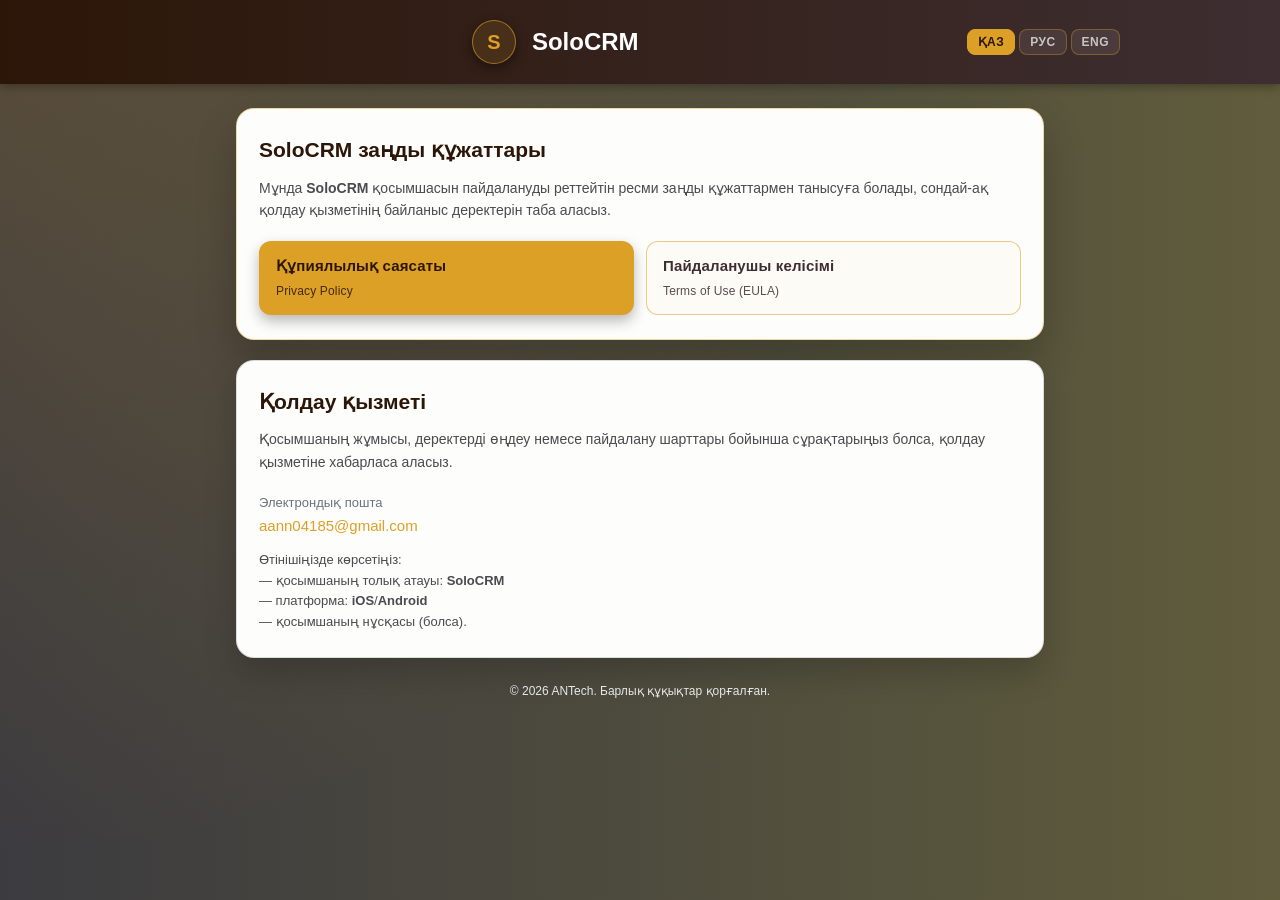
<file: index.html>
<!DOCTYPE html>
<html lang="kk">
<head>
  <meta charset="UTF-8">
  <meta name="viewport" content="width=device-width, initial-scale=1.0">
  <title>SoloCRM — Заңды құжаттар / Юридические документы / Legal Documents</title>
  <link rel="stylesheet" href="style.css">
</head>
<body class="legal-home">
  <div class="page">
    <header class="site-header">
      <div class="site-header-inner">
        <div class="brand">
          <div class="logo-circle">S</div>
          <div>
            <h1 class="app-name">SoloCRM</h1>
          </div>
        </div>
        <div class="lang-switcher"></div>
      </div>
    </header>

    <main class="content content--centered">

      <!-- КАЗАХСКИЙ -->
      <div class="lang-block" data-lang="kk">
        <section class="card card--hero">
          <h2>SoloCRM заңды құжаттары</h2>
          <p class="section-description">
            Мұнда <strong>SoloCRM</strong> қосымшасын пайдалануды реттейтін ресми заңды
            құжаттармен танысуға болады, сондай-ақ қолдау қызметінің байланыс деректерін таба аласыз.
          </p>
          <div class="links-grid">
            <a href="privacy-policy.html" class="btn primary">
              Құпиялылық саясаты
              <span class="btn-subtitle">Privacy Policy</span>
            </a>
            <a href="user-agrement.html" class="btn secondary">
              Пайдаланушы келісімі
              <span class="btn-subtitle">Terms of Use (EULA)</span>
            </a>
          </div>
        </section>
        <section class="card card--support">
          <h2>Қолдау қызметі</h2>
          <p class="section-description">
            Қосымшаның жұмысы, деректерді өңдеу немесе пайдалану шарттары бойынша
            сұрақтарыңыз болса, қолдау қызметіне хабарласа аласыз.
          </p>
          <div class="support-block">
            <div class="support-item">
              <div class="support-label">Электрондық пошта</div>
              <a class="support-value" href="mailto:aann04185@gmail.com">aann04185@gmail.com</a>
            </div>
          </div>
          <p class="support-note">
            Өтінішіңізде көрсетіңіз:<br>
            — қосымшаның толық атауы: <strong>SoloCRM</strong><br>
            — платформа: <strong>iOS</strong>/<strong>Android</strong><br>
            — қосымшаның нұсқасы (болса).
          </p>
        </section>
        <footer class="footer">
          <p class="footer-text">© <span class="js-year"></span> ANTech. Барлық құқықтар қорғалған.</p>
        </footer>
      </div>

      <!-- РУССКИЙ -->
      <div class="lang-block" data-lang="ru">
        <section class="card card--hero">
          <h2>Юридические документы SoloCRM</h2>
          <p class="section-description">
            Здесь вы можете ознакомиться с официальными юридическими документами,
            регулирующими использование приложения <strong>SoloCRM</strong>, а также
            найти контактные данные службы поддержки.
          </p>
          <div class="links-grid">
            <a href="privacy-policy.html" class="btn primary">
              Политика конфиденциальности
              <span class="btn-subtitle">Privacy Policy</span>
            </a>
            <a href="user-agrement.html" class="btn secondary">
              Пользовательское соглашение
              <span class="btn-subtitle">Terms of Use (EULA)</span>
            </a>
          </div>
        </section>
        <section class="card card--support">
          <h2>Служба поддержки</h2>
          <p class="section-description">
            Если у вас есть вопросы по работе приложения, обработке данных
            или условиям использования, вы можете связаться с нашей службой поддержки.
          </p>
          <div class="support-block">
            <div class="support-item">
              <div class="support-label">Электронная почта</div>
              <a class="support-value" href="mailto:aann04185@gmail.com">aann04185@gmail.com</a>
            </div>
          </div>
          <p class="support-note">
            В обращении, пожалуйста, укажите:<br>
            — полное название приложения: <strong>SoloCRM</strong><br>
            — платформу: <strong>iOS</strong>/<strong>Android</strong><br>
            — версию приложения (при наличии).
          </p>
        </section>
        <footer class="footer">
          <p class="footer-text">© <span class="js-year"></span> ANTech. Все права защищены.</p>
        </footer>
      </div>

      <!-- ENGLISH -->
      <div class="lang-block" data-lang="en">
        <section class="card card--hero">
          <h2>SoloCRM Legal Documents</h2>
          <p class="section-description">
            Here you can review the official legal documents governing the use of the
            <strong>SoloCRM</strong> application, as well as find the contact details of our support service.
          </p>
          <div class="links-grid">
            <a href="privacy-policy.html" class="btn primary">
              Privacy Policy
              <span class="btn-subtitle">Құпиялылық саясаты</span>
            </a>
            <a href="user-agrement.html" class="btn secondary">
              Terms of Use (EULA)
              <span class="btn-subtitle">Пайдаланушы келісімі</span>
            </a>
          </div>
        </section>
        <section class="card card--support">
          <h2>Support Service</h2>
          <p class="section-description">
            If you have any questions about the app's functionality, data processing,
            or terms of use, please contact our support service.
          </p>
          <div class="support-block">
            <div class="support-item">
              <div class="support-label">Email</div>
              <a class="support-value" href="mailto:aann04185@gmail.com">aann04185@gmail.com</a>
            </div>
          </div>
          <p class="support-note">
            Please include in your message:<br>
            — full app name: <strong>SoloCRM</strong><br>
            — platform: <strong>iOS</strong>/<strong>Android</strong><br>
            — app version (if available).
          </p>
        </section>
        <footer class="footer">
          <p class="footer-text">© <span class="js-year"></span> ANTech. All rights reserved.</p>
        </footer>
      </div>

    </main>
  </div>

  <script src="js/i18n.js"></script>
</body>
</html>
</file>
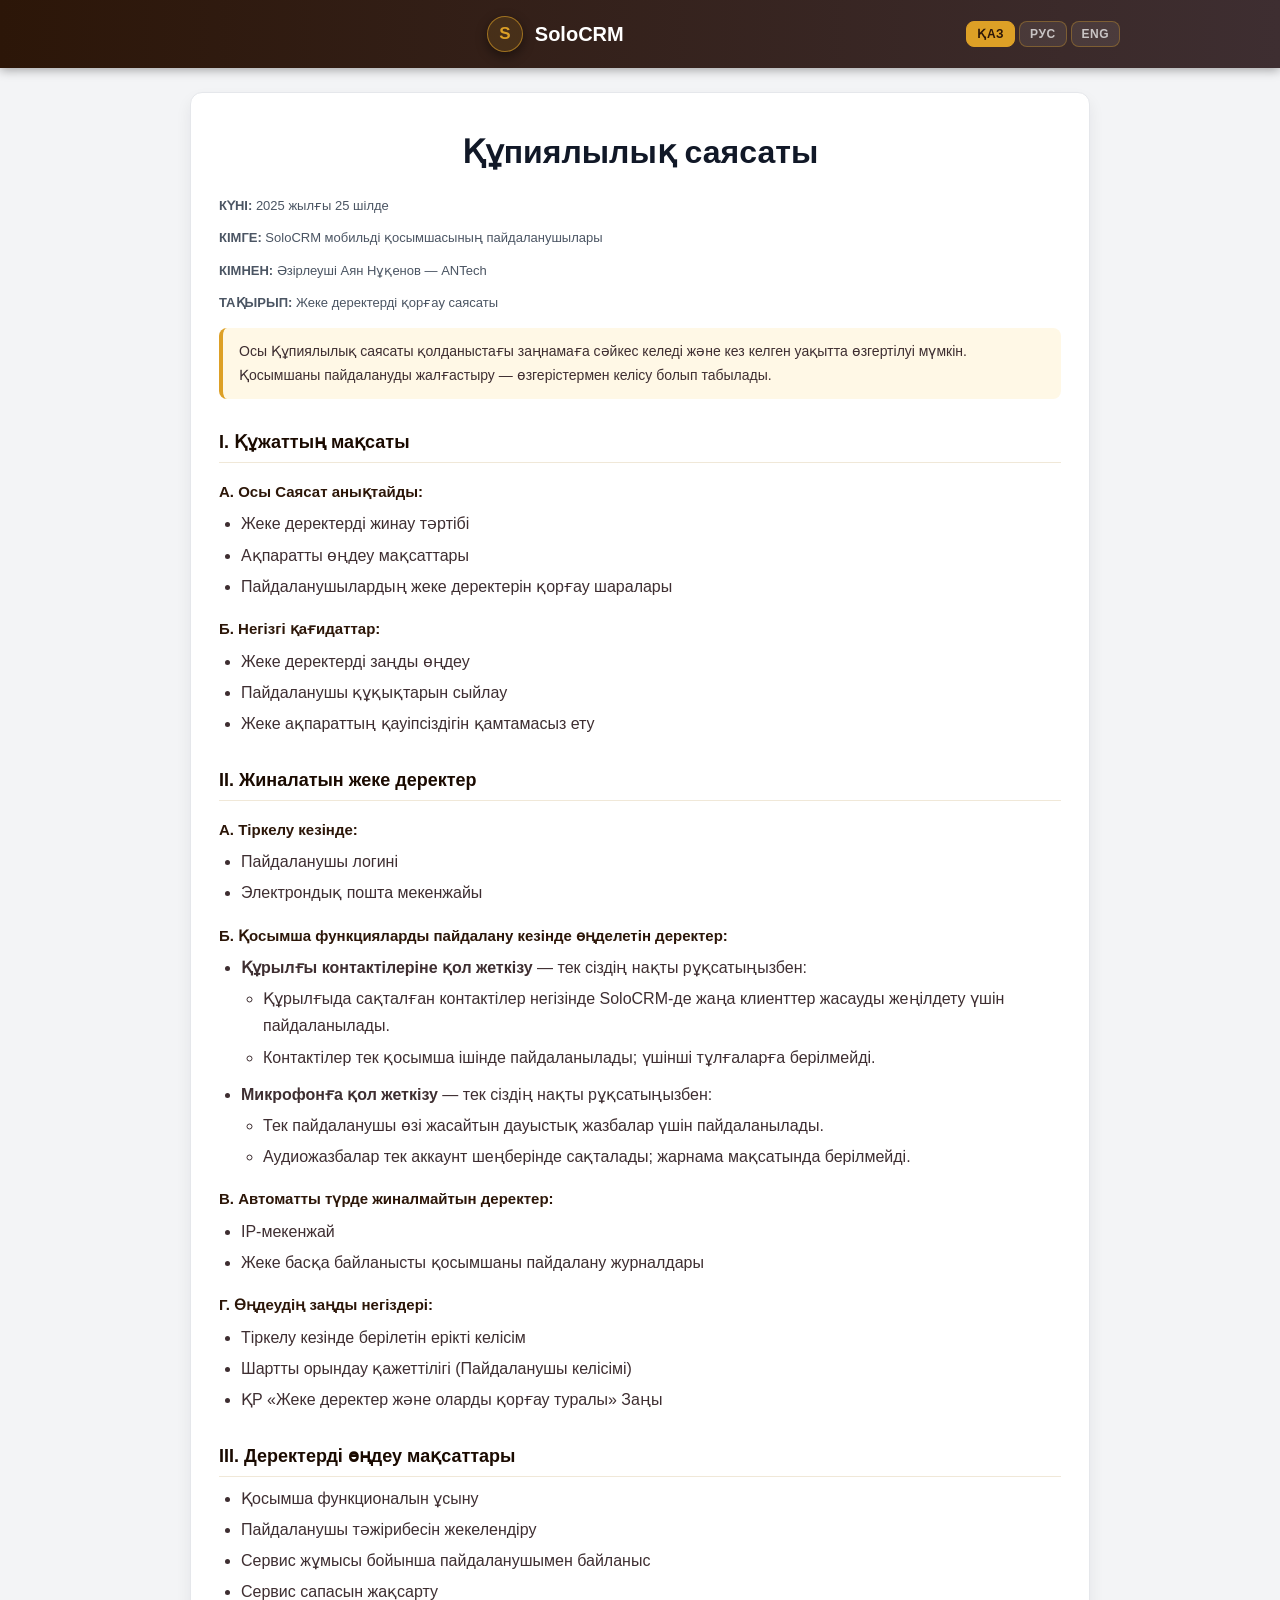
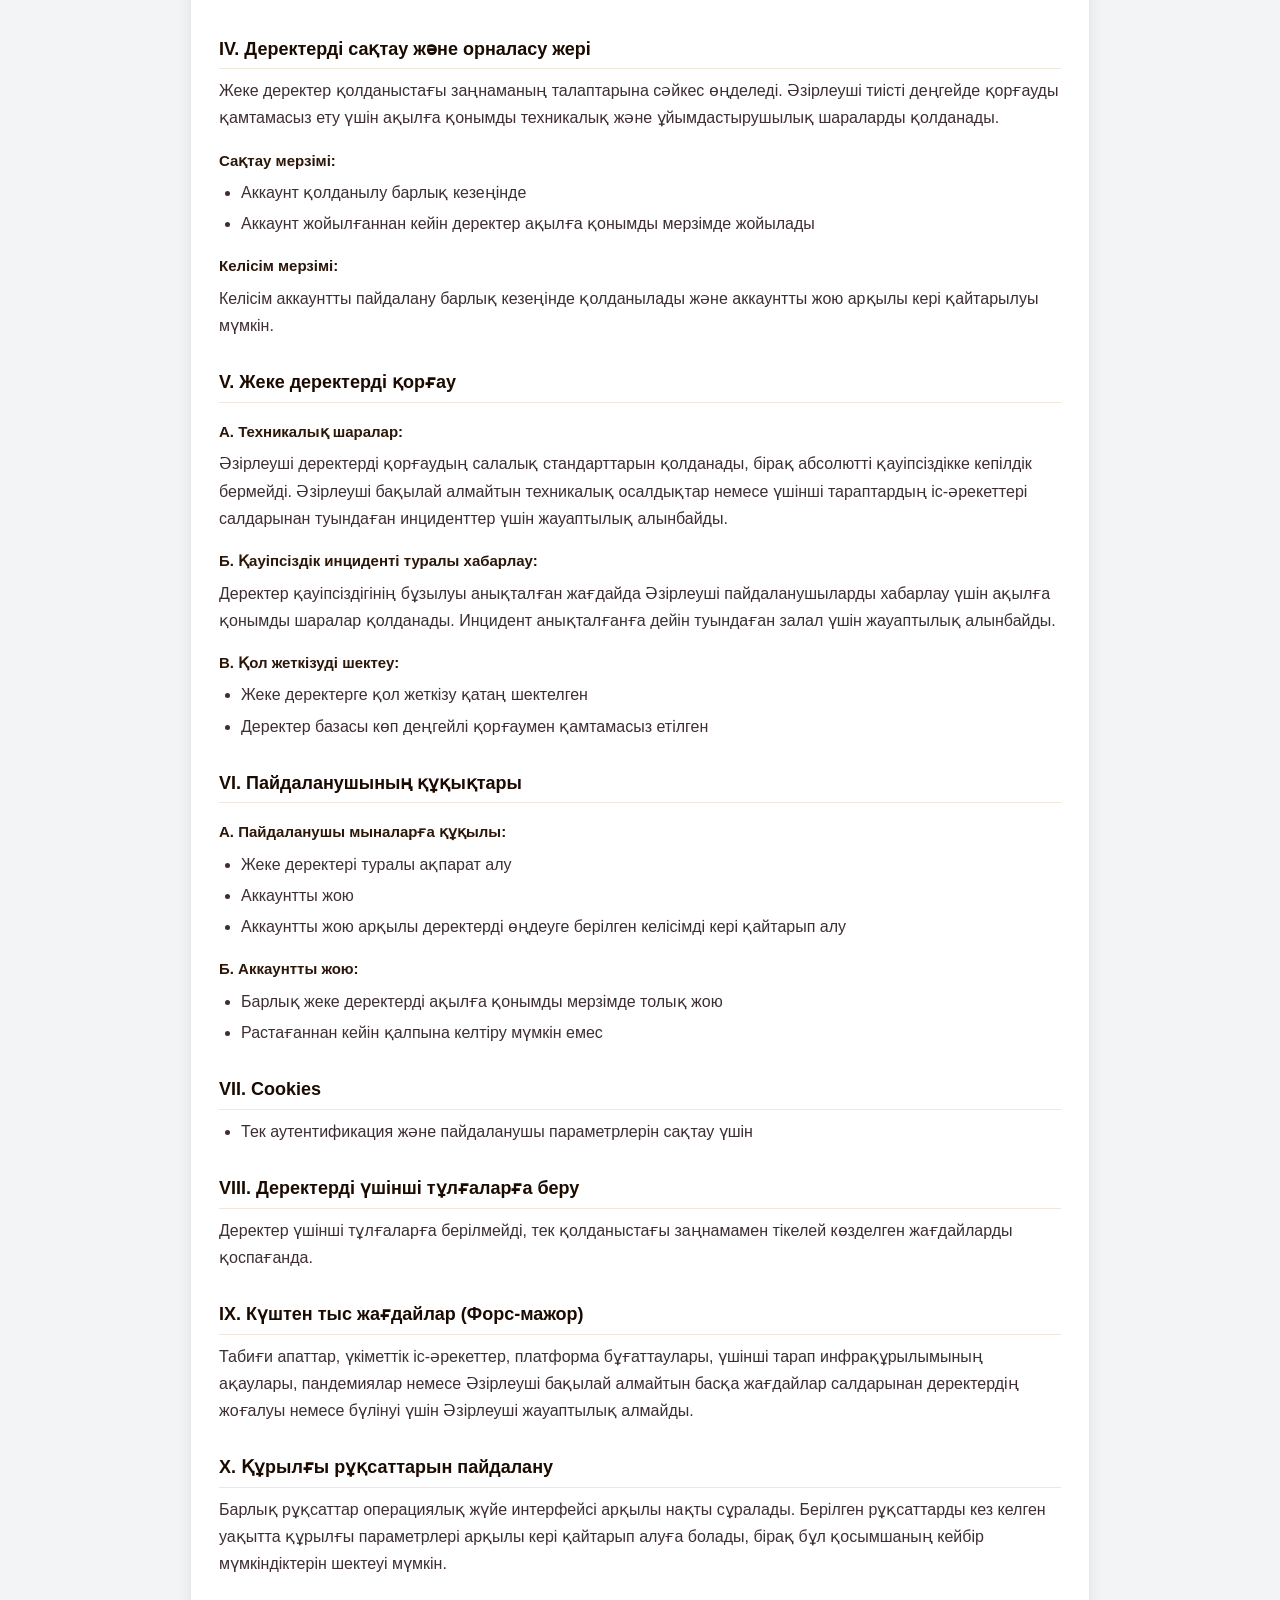
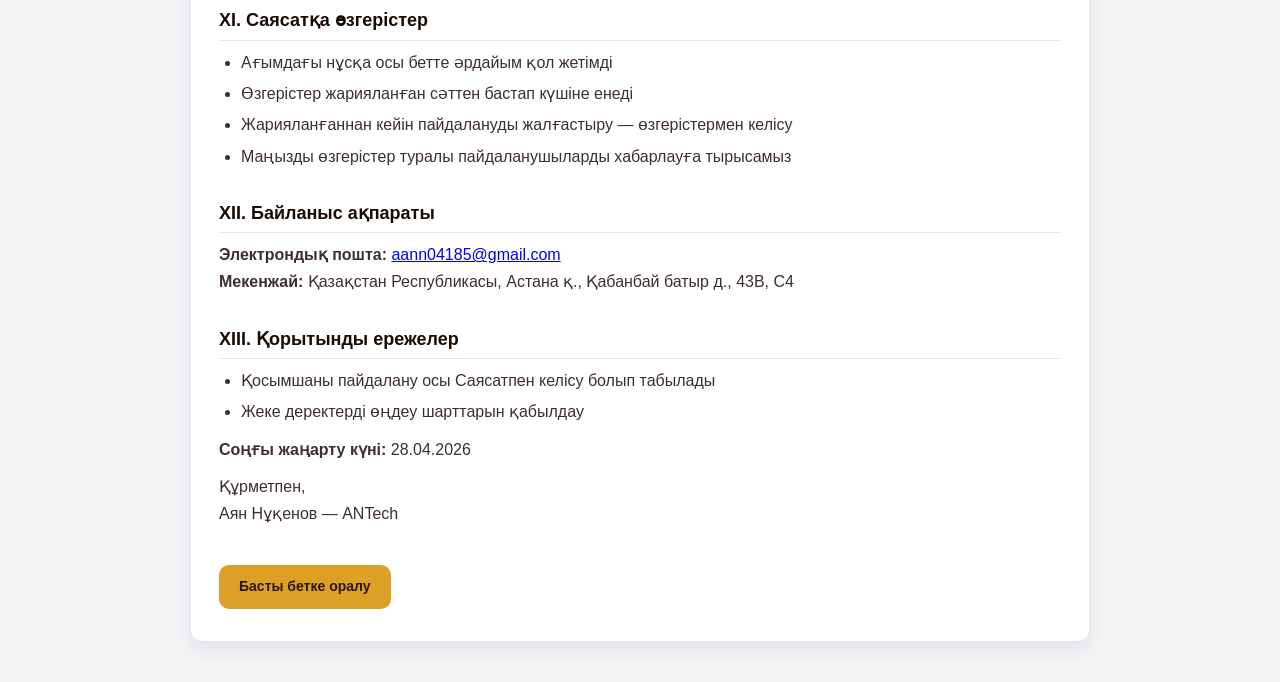
<file: privacy-policy.html>
<!DOCTYPE html>
<html lang="kk">
<head>
    <meta charset="UTF-8">
    <meta name="viewport" content="width=device-width, initial-scale=1.0">
    <title>SoloCRM — Құпиялылық саясаты / Политика конфиденциальности / Privacy Policy</title>
    <link rel="stylesheet" href="style.css">
    <style>
        body { background: #f3f4f6; }
        .doc-page-header {
            background: linear-gradient(90deg, #2c1608, #3e2e31);
            color: #fff;
            padding: 16px;
            box-shadow: 0 2px 10px rgba(0,0,0,.35);
        }
        .doc-page-header .site-header-inner {
            max-width: 960px; margin: 0 auto; display: flex;
            align-items: center; justify-content: space-between;
            gap: 16px; flex-wrap: wrap;
        }
        .doc-page-header .brand { display: flex; align-items: center; gap: 12px; }
        .doc-page-header .logo-circle {
            width: 36px; height: 36px; border-radius: 50%;
            background: rgba(221,160,38,.12); border: 1px solid rgba(221,160,38,.6);
            display: flex; align-items: center; justify-content: center;
            font-weight: 700; font-size: 17px; color: #dda026;
        }
        .doc-page-header .app-name { margin: 0; font-size: 20px; font-weight: 700; }
        .document {
            text-align: left; line-height: 1.7; background: #ffffff;
            padding: 32px 28px; border-radius: 12px; max-width: 900px;
            margin: 24px auto 40px; box-shadow: 0 8px 16px rgba(15,23,42,.07);
            border: 1px solid #e5e7eb;
        }
        .document h1 { text-align: center; margin-top: 0; margin-bottom: 16px; color: #111827; }
        .document h2 {
            margin-top: 28px; margin-bottom: 8px; color: #1a0a00;
            font-size: 18px; border-bottom: 1px solid #f0e8d8; padding-bottom: 4px;
        }
        .document h3 { margin-top: 16px; margin-bottom: 6px; font-size: 15px; color: #2c1608; }
        .document ul { padding-left: 22px; margin-top: 4px; margin-bottom: 10px; }
        .document li { margin-bottom: 4px; }
        .document p { margin-top: 4px; margin-bottom: 10px; }
        .meta-row { font-size: 13px; color: #4b5563; margin: 3px 0; }
        .btn-back {
            display: inline-block; margin-top: 28px; padding: 10px 20px;
            border-radius: 10px; background-color: #dda026; color: #2c1608;
            text-decoration: none; font-size: 14px; font-weight: 600;
            transition: background-color .2s, box-shadow .2s, transform .1s;
        }
        .btn-back:hover { background-color: #f0b63a; transform: translateY(-1px); box-shadow: 0 8px 18px rgba(0,0,0,.2); }
        .notice {
            background: #fff8e6; border-left: 4px solid #dda026;
            border-radius: 8px; padding: 12px 16px; margin: 14px 0;
            font-size: 14px; color: #3e2e31;
        }
    </style>
</head>
<body>
    <header class="doc-page-header">
        <div class="site-header-inner">
            <div class="brand">
                <div class="logo-circle">S</div>
                <div><h1 class="app-name">SoloCRM</h1></div>
            </div>
            <div class="lang-switcher"></div>
        </div>
    </header>

    <!-- ═══════════════════════════ КАЗАХСКИЙ ═══ -->
    <div class="lang-block" data-lang="kk">
        <div class="document">
            <h1>Құпиялылық саясаты</h1>

            <p class="meta-row"><strong>КҮНІ:</strong> 2025 жылғы 25 шілде</p>
            <p class="meta-row"><strong>КІМГЕ:</strong> SoloCRM мобильді қосымшасының пайдаланушылары</p>
            <p class="meta-row"><strong>КІМНЕН:</strong> Әзірлеуші Аян Нұқенов — ANTech</p>
            <p class="meta-row"><strong>ТАҚЫРЫП:</strong> Жеке деректерді қорғау саясаты</p>

            <div class="notice">
                Осы Құпиялылық саясаты қолданыстағы заңнамаға сәйкес келеді және кез келген уақытта
                өзгертілуі мүмкін. Қосымшаны пайдалануды жалғастыру — өзгерістермен келісу болып табылады.
            </div>

            <h2>I. Құжаттың мақсаты</h2>
            <h3>А. Осы Саясат анықтайды:</h3>
            <ul>
                <li>Жеке деректерді жинау тәртібі</li>
                <li>Ақпаратты өңдеу мақсаттары</li>
                <li>Пайдаланушылардың жеке деректерін қорғау шаралары</li>
            </ul>
            <h3>Б. Негізгі қағидаттар:</h3>
            <ul>
                <li>Жеке деректерді заңды өңдеу</li>
                <li>Пайдаланушы құқықтарын сыйлау</li>
                <li>Жеке ақпараттың қауіпсіздігін қамтамасыз ету</li>
            </ul>

            <h2>II. Жиналатын жеке деректер</h2>
            <h3>А. Тіркелу кезінде:</h3>
            <ul>
                <li>Пайдаланушы логині</li>
                <li>Электрондық пошта мекенжайы</li>
            </ul>
            <h3>Б. Қосымша функцияларды пайдалану кезінде өңделетін деректер:</h3>
            <ul>
                <li>
                    <strong>Құрылғы контактілеріне қол жеткізу</strong> — тек сіздің нақты рұқсатыңызбен:
                    <ul>
                        <li>Құрылғыда сақталған контактілер негізінде SoloCRM-де жаңа клиенттер жасауды жеңілдету үшін пайдаланылады.</li>
                        <li>Контактілер тек қосымша ішінде пайдаланылады; үшінші тұлғаларға берілмейді.</li>
                    </ul>
                </li>
                <li>
                    <strong>Микрофонға қол жеткізу</strong> — тек сіздің нақты рұқсатыңызбен:
                    <ul>
                        <li>Тек пайдаланушы өзі жасайтын дауыстық жазбалар үшін пайдаланылады.</li>
                        <li>Аудиожазбалар тек аккаунт шеңберінде сақталады; жарнама мақсатында берілмейді.</li>
                    </ul>
                </li>
            </ul>
            <h3>В. Автоматты түрде жиналмайтын деректер:</h3>
            <ul>
                <li>IP-мекенжай</li>
                <li>Жеке басқа байланысты қосымшаны пайдалану журналдары</li>
            </ul>
            <h3>Г. Өңдеудің заңды негіздері:</h3>
            <ul>
                <li>Тіркелу кезінде берілетін ерікті келісім</li>
                <li>Шартты орындау қажеттілігі (Пайдаланушы келісімі)</li>
                <li>ҚР «Жеке деректер және оларды қорғау туралы» Заңы</li>
            </ul>

            <h2>III. Деректерді өңдеу мақсаттары</h2>
            <ul>
                <li>Қосымша функционалын ұсыну</li>
                <li>Пайдаланушы тәжірибесін жекелендіру</li>
                <li>Сервис жұмысы бойынша пайдаланушымен байланыс</li>
                <li>Сервис сапасын жақсарту</li>
            </ul>

            <h2>IV. Деректерді сақтау және орналасу жері</h2>
            <p>
                Жеке деректер қолданыстағы заңнаманың талаптарына сәйкес өңделеді.
                Әзірлеуші тиісті деңгейде қорғауды қамтамасыз ету үшін ақылға қонымды
                техникалық және ұйымдастырушылық шараларды қолданады.
            </p>
            <h3>Сақтау мерзімі:</h3>
            <ul>
                <li>Аккаунт қолданылу барлық кезеңінде</li>
                <li>Аккаунт жойылғаннан кейін деректер ақылға қонымды мерзімде жойылады</li>
            </ul>
            <h3>Келісім мерзімі:</h3>
            <p>Келісім аккаунтты пайдалану барлық кезеңінде қолданылады және аккаунтты жою арқылы кері қайтарылуы мүмкін.</p>

            <h2>V. Жеке деректерді қорғау</h2>
            <h3>А. Техникалық шаралар:</h3>
            <p>
                Әзірлеуші деректерді қорғаудың салалық стандарттарын қолданады, бірақ
                абсолютті қауіпсіздікке кепілдік бермейді. Әзірлеуші бақылай алмайтын
                техникалық осалдықтар немесе үшінші тараптардың іс-әрекеттері
                салдарынан туындаған инциденттер үшін жауаптылық алынбайды.
            </p>
            <h3>Б. Қауіпсіздік инциденті туралы хабарлау:</h3>
            <p>
                Деректер қауіпсіздігінің бұзылуы анықталған жағдайда Әзірлеуші
                пайдаланушыларды хабарлау үшін ақылға қонымды шаралар қолданады.
                Инцидент анықталғанға дейін туындаған залал үшін жауаптылық алынбайды.
            </p>
            <h3>В. Қол жеткізуді шектеу:</h3>
            <ul>
                <li>Жеке деректерге қол жеткізу қатаң шектелген</li>
                <li>Деректер базасы көп деңгейлі қорғаумен қамтамасыз етілген</li>
            </ul>

            <h2>VI. Пайдаланушының құқықтары</h2>
            <h3>А. Пайдаланушы мыналарға құқылы:</h3>
            <ul>
                <li>Жеке деректері туралы ақпарат алу</li>
                <li>Аккаунтты жою</li>
                <li>Аккаунтты жою арқылы деректерді өңдеуге берілген келісімді кері қайтарып алу</li>
            </ul>
            <h3>Б. Аккаунтты жою:</h3>
            <ul>
                <li>Барлық жеке деректерді ақылға қонымды мерзімде толық жою</li>
                <li>Растағаннан кейін қалпына келтіру мүмкін емес</li>
            </ul>

            <h2>VII. Cookies</h2>
            <ul>
                <li>Тек аутентификация және пайдаланушы параметрлерін сақтау үшін</li>
            </ul>

            <h2>VIII. Деректерді үшінші тұлғаларға беру</h2>
            <p>
                Деректер үшінші тұлғаларға берілмейді, тек қолданыстағы заңнамамен
                тікелей көзделген жағдайларды қоспағанда.
            </p>

            <h2>IX. Күштен тыс жағдайлар (Форс-мажор)</h2>
            <p>
                Табиғи апаттар, үкіметтік іс-әрекеттер, платформа бұғаттаулары,
                үшінші тарап инфрақұрылымының ақаулары, пандемиялар немесе
                Әзірлеуші бақылай алмайтын басқа жағдайлар салдарынан деректердің
                жоғалуы немесе бүлінуі үшін Әзірлеуші жауаптылық алмайды.
            </p>

            <h2>X. Құрылғы рұқсаттарын пайдалану</h2>
            <p>
                Барлық рұқсаттар операциялық жүйе интерфейсі арқылы нақты сұралады.
                Берілген рұқсаттарды кез келген уақытта құрылғы параметрлері арқылы
                кері қайтарып алуға болады, бірақ бұл қосымшаның кейбір мүмкіндіктерін шектеуі мүмкін.
            </p>

            <h2>XI. Саясатқа өзгерістер</h2>
            <ul>
                <li>Ағымдағы нұсқа осы беттe әрдайым қол жетімді</li>
                <li>Өзгерістер жарияланған сәттен бастап күшіне енеді</li>
                <li>Жарияланғаннан кейін пайдалануды жалғастыру — өзгерістермен келісу</li>
                <li>Маңызды өзгерістер туралы пайдаланушыларды хабарлауға тырысамыз</li>
            </ul>

            <h2>XII. Байланыс ақпараты</h2>
            <p>
                <strong>Электрондық пошта:</strong> <a href="mailto:aann04185@gmail.com">aann04185@gmail.com</a><br>
                <strong>Мекенжай:</strong> Қазақстан Республикасы, Астана қ., Қабанбай батыр д., 43В, С4
            </p>

            <h2>XIII. Қорытынды ережелер</h2>
            <ul>
                <li>Қосымшаны пайдалану осы Саясатпен келісу болып табылады</li>
                <li>Жеке деректерді өңдеу шарттарын қабылдау</li>
            </ul>

            <p><strong>Соңғы жаңарту күні:</strong> 28.04.2026</p>
            <p>Құрметпен,<br>Аян Нұқенов — ANTech</p>
            <a href="index.html" class="btn-back">Басты бетке оралу</a>
        </div>
    </div>

    <!-- ═══════════════════════════ РУССКИЙ ═══ -->
    <div class="lang-block" data-lang="ru">
        <div class="document">
            <h1>Политика конфиденциальности</h1>

            <p class="meta-row"><strong>ДАТА:</strong> 25 июля 2025 г.</p>
            <p class="meta-row"><strong>КОМУ:</strong> Пользователи мобильного приложения SoloCRM</p>
            <p class="meta-row"><strong>ОТ:</strong> Разработчик Аян Нукенов — ANTech</p>
            <p class="meta-row"><strong>ТЕМА:</strong> Политика конфиденциальности и защиты персональных данных</p>

            <div class="notice">
                Настоящая Политика соответствует действующему законодательству и может быть изменена
                в любое время. Продолжение использования приложения означает согласие с изменениями.
            </div>

            <h2>I. Цель документа</h2>
            <h3>А. Настоящая Политика определяет:</h3>
            <ul>
                <li>Порядок сбора персональных данных</li>
                <li>Цели обработки информации</li>
                <li>Меры защиты персональных данных пользователей</li>
            </ul>
            <h3>Б. Основные принципы:</h3>
            <ul>
                <li>Законность обработки персональных данных</li>
                <li>Уважение прав пользователей</li>
                <li>Обеспечение безопасности личной информации</li>
            </ul>

            <h2>II. Собираемые персональные данные</h2>
            <h3>А. При регистрации в приложении:</h3>
            <ul>
                <li>Логин пользователя</li>
                <li>Адрес электронной почты</li>
            </ul>
            <h3>Б. Дополнительные данные при использовании функций:</h3>
            <ul>
                <li>
                    <strong>Доступ к контактам устройства</strong> — по явному разрешению пользователя:
                    <ul>
                        <li>Используется для упрощения создания клиентов на основе контактов устройства.</li>
                        <li>Контакты используются только внутри приложения; не передаются третьим лицам и не используются для рассылок.</li>
                    </ul>
                </li>
                <li>
                    <strong>Доступ к микрофону</strong> — по явному разрешению пользователя:
                    <ul>
                        <li>Исключительно для записи голосовых заметок, создаваемых пользователем самостоятельно.</li>
                        <li>Аудиозаписи хранятся в рамках аккаунта; в рекламных целях не передаются.</li>
                        <li>Без отдельного согласия голосовые заметки не обрабатываются сторонними сервисами.</li>
                    </ul>
                </li>
            </ul>
            <h3>В. Данные, которые НЕ собираются автоматически:</h3>
            <ul>
                <li>IP-адрес</li>
                <li>Журналы использования в привязке к личности пользователя</li>
            </ul>
            <h3>Г. Основания обработки:</h3>
            <ul>
                <li>Добровольное согласие при регистрации и/или предоставлении разрешений</li>
                <li>Необходимость исполнения Пользовательского соглашения</li>
                <li>Закон РК «О персональных данных и их защите»</li>
            </ul>

            <h2>III. Цели обработки персональных данных</h2>
            <ul>
                <li>Предоставление функционала приложения</li>
                <li>Персонализация пользовательского опыта</li>
                <li>Коммуникация по вопросам работы сервиса</li>
                <li>Улучшение качества сервиса</li>
            </ul>

            <h2>IV. Хранение данных</h2>
            <p>
                Персональные данные обрабатываются в соответствии с требованиями применимого
                законодательства. Разработчик применяет разумные технические и организационные
                меры для обеспечения надлежащего уровня защиты.
            </p>
            <h3>Срок хранения:</h3>
            <ul>
                <li>В течение всего срока действия аккаунта</li>
                <li>После удаления аккаунта данные удаляются в разумные сроки</li>
            </ul>
            <h3>Срок действия согласия:</h3>
            <p>Согласие действует на весь период использования аккаунта и может быть отозвано путём его удаления.</p>

            <h2>V. Защита персональных данных</h2>
            <h3>А. Технические меры:</h3>
            <p>
                Разработчик применяет отраслевые стандарты защиты данных, однако не гарантирует
                абсолютную защиту. Ответственность за инциденты, возникшие вследствие
                технических уязвимостей или действий третьих лиц вне зоны контроля
                Разработчика, не несётся.
            </p>
            <h3>Б. Уведомление об инцидентах безопасности:</h3>
            <p>
                При выявлении нарушения безопасности Разработчик принимает разумные меры
                для уведомления пользователей. Ответственность за ущерб, возникший до
                момента обнаружения инцидента, не несётся.
            </p>
            <h3>В. Ограничения доступа:</h3>
            <ul>
                <li>Строго ограниченный доступ к персональным данным</li>
                <li>Многоуровневая защита базы данных</li>
            </ul>

            <h2>VI. Права пользователя</h2>
            <h3>А. Пользователь имеет право:</h3>
            <ul>
                <li>Получать информацию о своих персональных данных</li>
                <li>Удалить аккаунт</li>
                <li>Отозвать согласие путём удаления аккаунта</li>
            </ul>
            <h3>Б. Удаление аккаунта:</h3>
            <ul>
                <li>Полное и безвозвратное удаление данных в разумные сроки</li>
                <li>Восстановление после подтверждения невозможно</li>
            </ul>

            <h2>VII. Cookies</h2>
            <ul>
                <li>Минимальное использование — только для аутентификации и сохранения настроек</li>
            </ul>

            <h2>VIII. Передача данных третьим лицам</h2>
            <p>
                Данные не передаются третьим лицам за исключением случаев, прямо предусмотренных
                применимым законодательством.
            </p>

            <h2>IX. Форс-мажор</h2>
            <p>
                Разработчик не несёт ответственности за утрату или нарушение целостности
                данных вследствие обстоятельств непреодолимой силы, включая стихийные
                бедствия, действия властей, блокировки платформ, сбои инфраструктуры
                третьих лиц, пандемии и иные события, не зависящие от воли Разработчика.
            </p>

            <h2>X. Использование разрешений устройства</h2>
            <p>
                Все разрешения запрашиваются в явном виде через операционную систему.
                Пользователь вправе отозвать их через настройки устройства в любой момент,
                что может ограничить часть функционала приложения.
            </p>

            <h2>XI. Изменение политики</h2>
            <ul>
                <li>Актуальная версия всегда доступна на данной странице</li>
                <li>Изменения вступают в силу с момента публикации</li>
                <li>Продолжение использования после публикации означает согласие с изменениями</li>
                <li>О существенных изменениях Разработчик по возможности уведомляет пользователей</li>
            </ul>

            <h2>XII. Контактная информация</h2>
            <p>
                <strong>Электронная почта:</strong> <a href="mailto:aann04185@gmail.com">aann04185@gmail.com</a><br>
                <strong>Адрес:</strong> Республика Казахстан, г. Астана, пр. Кабанбай батыра, 43В, С4
            </p>

            <h2>XIII. Заключительные положения</h2>
            <ul>
                <li>Использование приложения означает согласие с настоящей Политикой</li>
                <li>Принятие условий обработки персональных данных</li>
            </ul>

            <p><strong>Дата последнего обновления:</strong> 28.04.2026</p>
            <p>С уважением,<br>Аян Нукенов — ANTech</p>
            <a href="index.html" class="btn-back">Вернуться на главную</a>
        </div>
    </div>

    <!-- ═══════════════════════════ ENGLISH ═══ -->
    <div class="lang-block" data-lang="en">
        <div class="document">
            <h1>Privacy Policy</h1>

            <p class="meta-row"><strong>DATE:</strong> July 25, 2025</p>
            <p class="meta-row"><strong>TO:</strong> Users of the SoloCRM mobile application</p>
            <p class="meta-row"><strong>FROM:</strong> Developer Ayan Nukenov — ANTech</p>
            <p class="meta-row"><strong>RE:</strong> Privacy and Personal Data Protection Policy</p>

            <div class="notice">
                This Privacy Policy complies with applicable law and may be updated at any time.
                Continued use of the application constitutes acceptance of any changes.
            </div>

            <h2>I. Purpose of This Document</h2>
            <h3>A. This Policy defines:</h3>
            <ul>
                <li>How personal data is collected</li>
                <li>Purposes of data processing</li>
                <li>Measures to protect users' personal data</li>
            </ul>
            <h3>B. Core principles:</h3>
            <ul>
                <li>Lawful processing of personal data</li>
                <li>Respect for user rights</li>
                <li>Security of personal information</li>
            </ul>

            <h2>II. Personal Data Collected</h2>
            <h3>A. Upon registration:</h3>
            <ul>
                <li>Username / login</li>
                <li>Email address</li>
            </ul>
            <h3>B. Additional data processed when using app features:</h3>
            <ul>
                <li>
                    <strong>Device contacts access</strong> — only with your explicit permission:
                    <ul>
                        <li>Used solely to simplify creation of new clients from contacts already on your device.</li>
                        <li>Contacts are used only within the app; not shared with third parties or used for marketing.</li>
                    </ul>
                </li>
                <li>
                    <strong>Microphone access</strong> — only with your explicit permission:
                    <ul>
                        <li>Used exclusively for voice notes you create and attach to orders and clients.</li>
                        <li>Recordings are stored within your account only; not shared for advertising purposes.</li>
                        <li>Voice notes are not processed by third-party services without your separate consent.</li>
                    </ul>
                </li>
            </ul>
            <h3>C. Data NOT collected automatically:</h3>
            <ul>
                <li>IP address</li>
                <li>Usage logs tied to your identity</li>
            </ul>
            <h3>D. Legal basis for processing:</h3>
            <ul>
                <li>Your voluntary consent at registration and/or when granting permissions</li>
                <li>Performance of the Terms of Use agreement</li>
                <li>Law of the Republic of Kazakhstan "On Personal Data and its Protection"</li>
            </ul>

            <h2>III. Purposes of Processing</h2>
            <ul>
                <li>Providing app functionality</li>
                <li>Personalising user experience</li>
                <li>Communicating about service matters</li>
                <li>Improving service quality</li>
            </ul>

            <h2>IV. Data Storage</h2>
            <p>
                Personal data is processed in accordance with applicable law. The Developer applies
                reasonable technical and organisational measures to ensure an appropriate level of protection.
            </p>
            <h3>Retention period:</h3>
            <ul>
                <li>For the entire duration of the active account</li>
                <li>After account deletion, data is removed within a reasonable timeframe</li>
            </ul>
            <h3>Consent duration:</h3>
            <p>Consent remains valid throughout the account lifetime and may be withdrawn by deleting the account.</p>

            <h2>V. Data Security</h2>
            <h3>A. Technical measures:</h3>
            <p>
                The Developer applies industry-standard data protection practices but does not
                guarantee absolute security. The Developer is not liable for incidents arising
                from vulnerabilities or third-party actions beyond its control.
            </p>
            <h3>B. Security incident notification:</h3>
            <p>
                If a security breach is detected, the Developer will take reasonable steps to
                notify affected users. The Developer is not liable for damages arising prior
                to detection of the incident.
            </p>
            <h3>C. Access controls:</h3>
            <ul>
                <li>Strictly limited access to personal data</li>
                <li>Multi-layer database protection</li>
            </ul>

            <h2>VI. User Rights</h2>
            <h3>A. You have the right to:</h3>
            <ul>
                <li>Obtain information about your personal data</li>
                <li>Delete your account</li>
                <li>Withdraw consent by deleting your account</li>
            </ul>
            <h3>B. Account deletion:</h3>
            <ul>
                <li>Complete and irreversible removal of data within a reasonable timeframe</li>
                <li>Recovery is not possible after confirmation</li>
            </ul>

            <h2>VII. Cookies</h2>
            <ul>
                <li>Minimal use — only for authentication and saving preferences</li>
            </ul>

            <h2>VIII. Sharing with Third Parties</h2>
            <p>
                Data is not shared with third parties except where expressly required
                by applicable law.
            </p>

            <h2>IX. Force Majeure</h2>
            <p>
                The Developer is not liable for loss or corruption of data resulting from
                circumstances beyond its reasonable control, including natural disasters,
                governmental actions, platform blockages, third-party infrastructure failures,
                pandemics, or other unforeseeable events.
            </p>

            <h2>X. Device Permissions</h2>
            <p>
                All permissions are requested explicitly via the operating system interface.
                You may revoke them at any time through device settings, which may limit
                certain app features.
            </p>

            <h2>XI. Policy Changes</h2>
            <ul>
                <li>The current version is always available on this page</li>
                <li>Changes take effect upon publication</li>
                <li>Continued use after publication constitutes acceptance of changes</li>
                <li>The Developer will endeavour to notify users of material changes</li>
            </ul>

            <h2>XII. Contact Information</h2>
            <p>
                <strong>Email:</strong> <a href="mailto:aann04185@gmail.com">aann04185@gmail.com</a><br>
                <strong>Address:</strong> Republic of Kazakhstan, Astana, Kabanbay Batyr Ave., 43B, C4
            </p>

            <h2>XIII. Final Provisions</h2>
            <ul>
                <li>Use of the application constitutes acceptance of this Policy</li>
                <li>Acceptance of the terms of personal data processing</li>
            </ul>

            <p><strong>Last updated:</strong> 28.04.2026</p>
            <p>Sincerely,<br>Ayan Nukenov — ANTech</p>
            <a href="index.html" class="btn-back">Back to main page</a>
        </div>
    </div>

    <script src="js/i18n.js"></script>
</body>
</html>
</file>
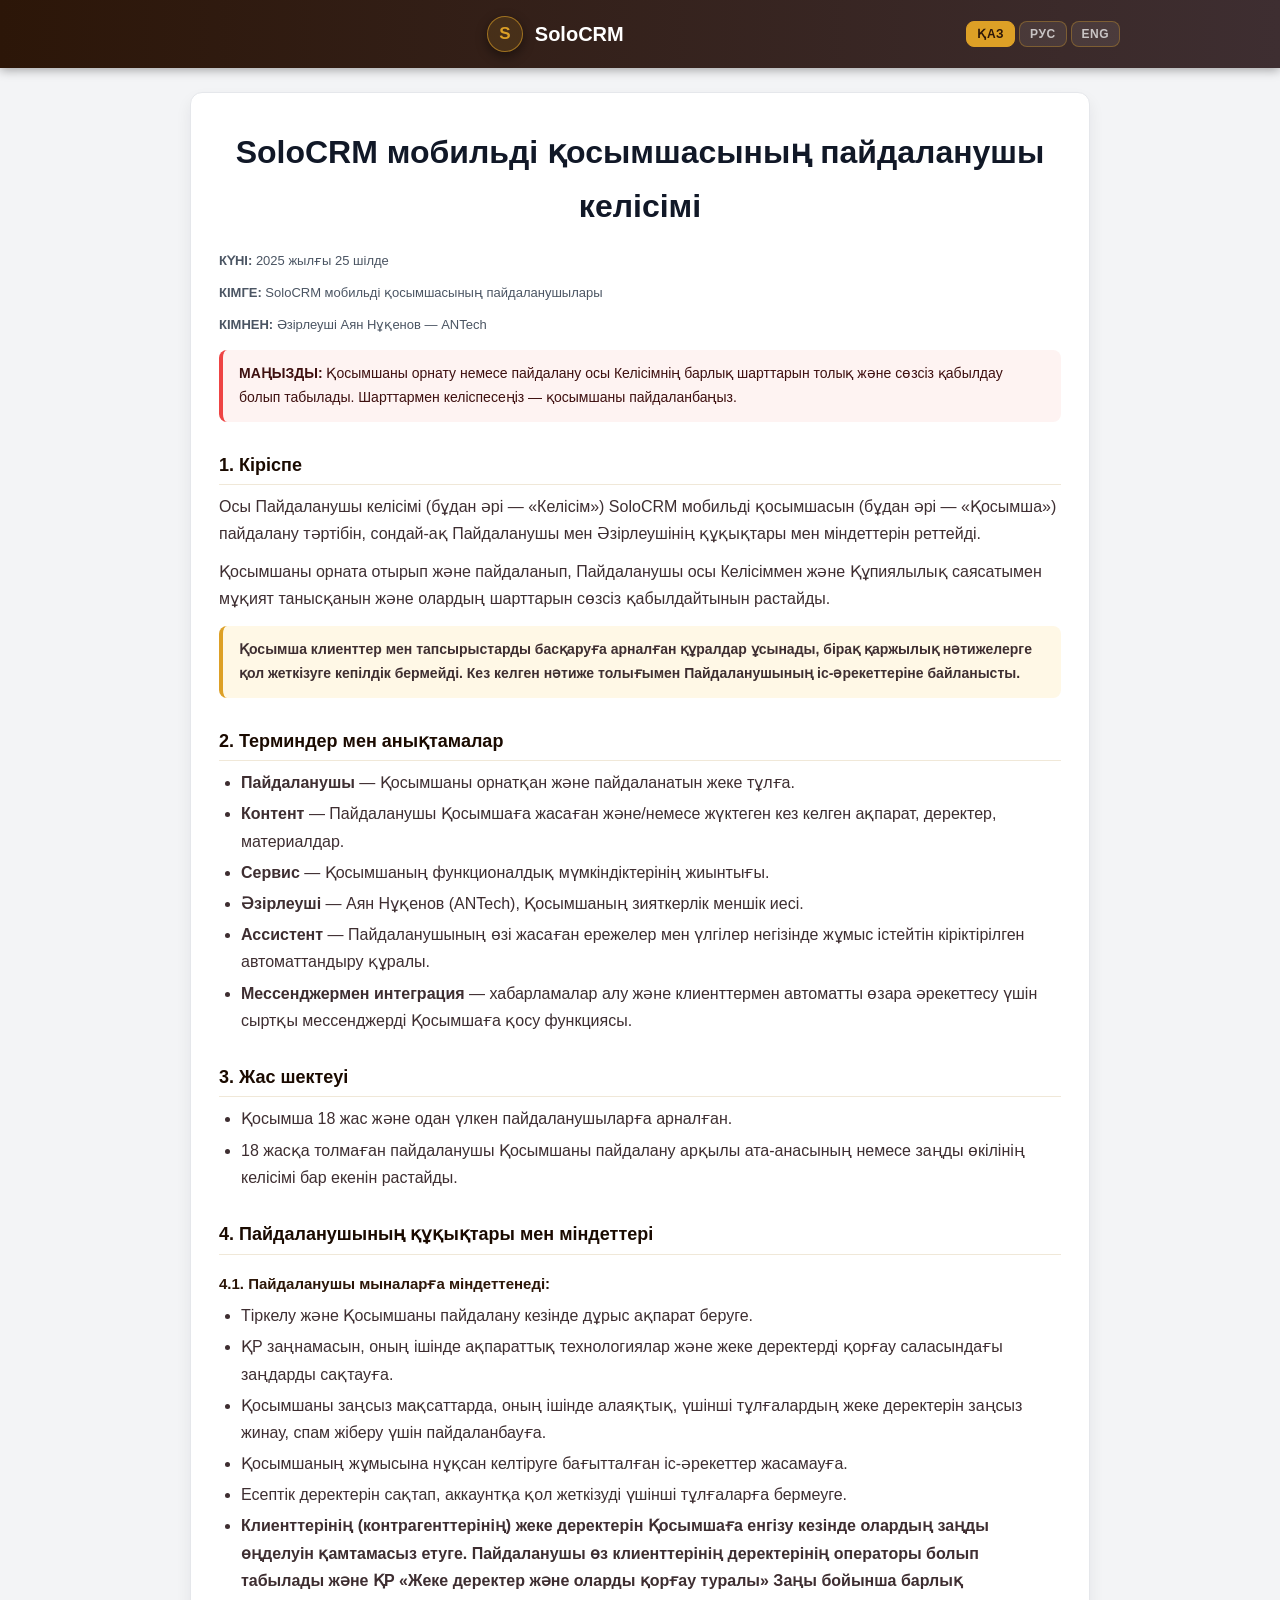
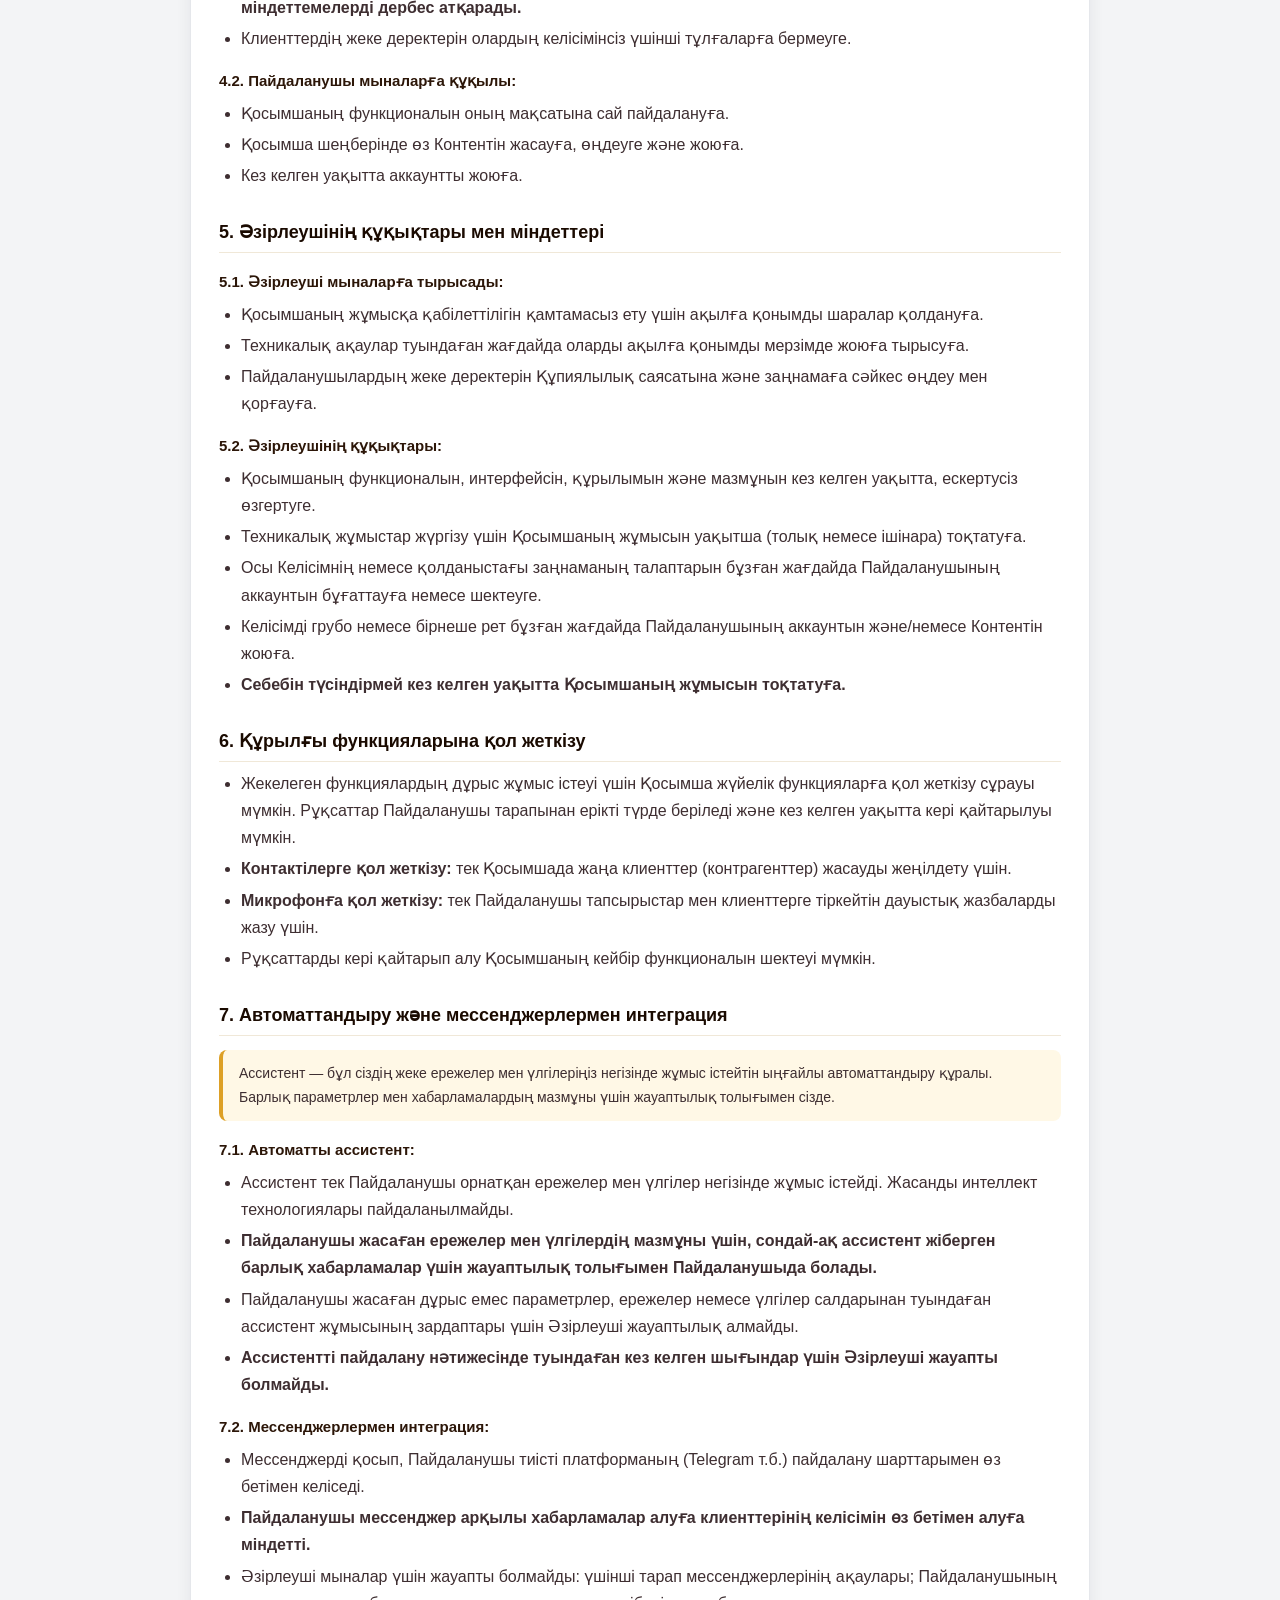
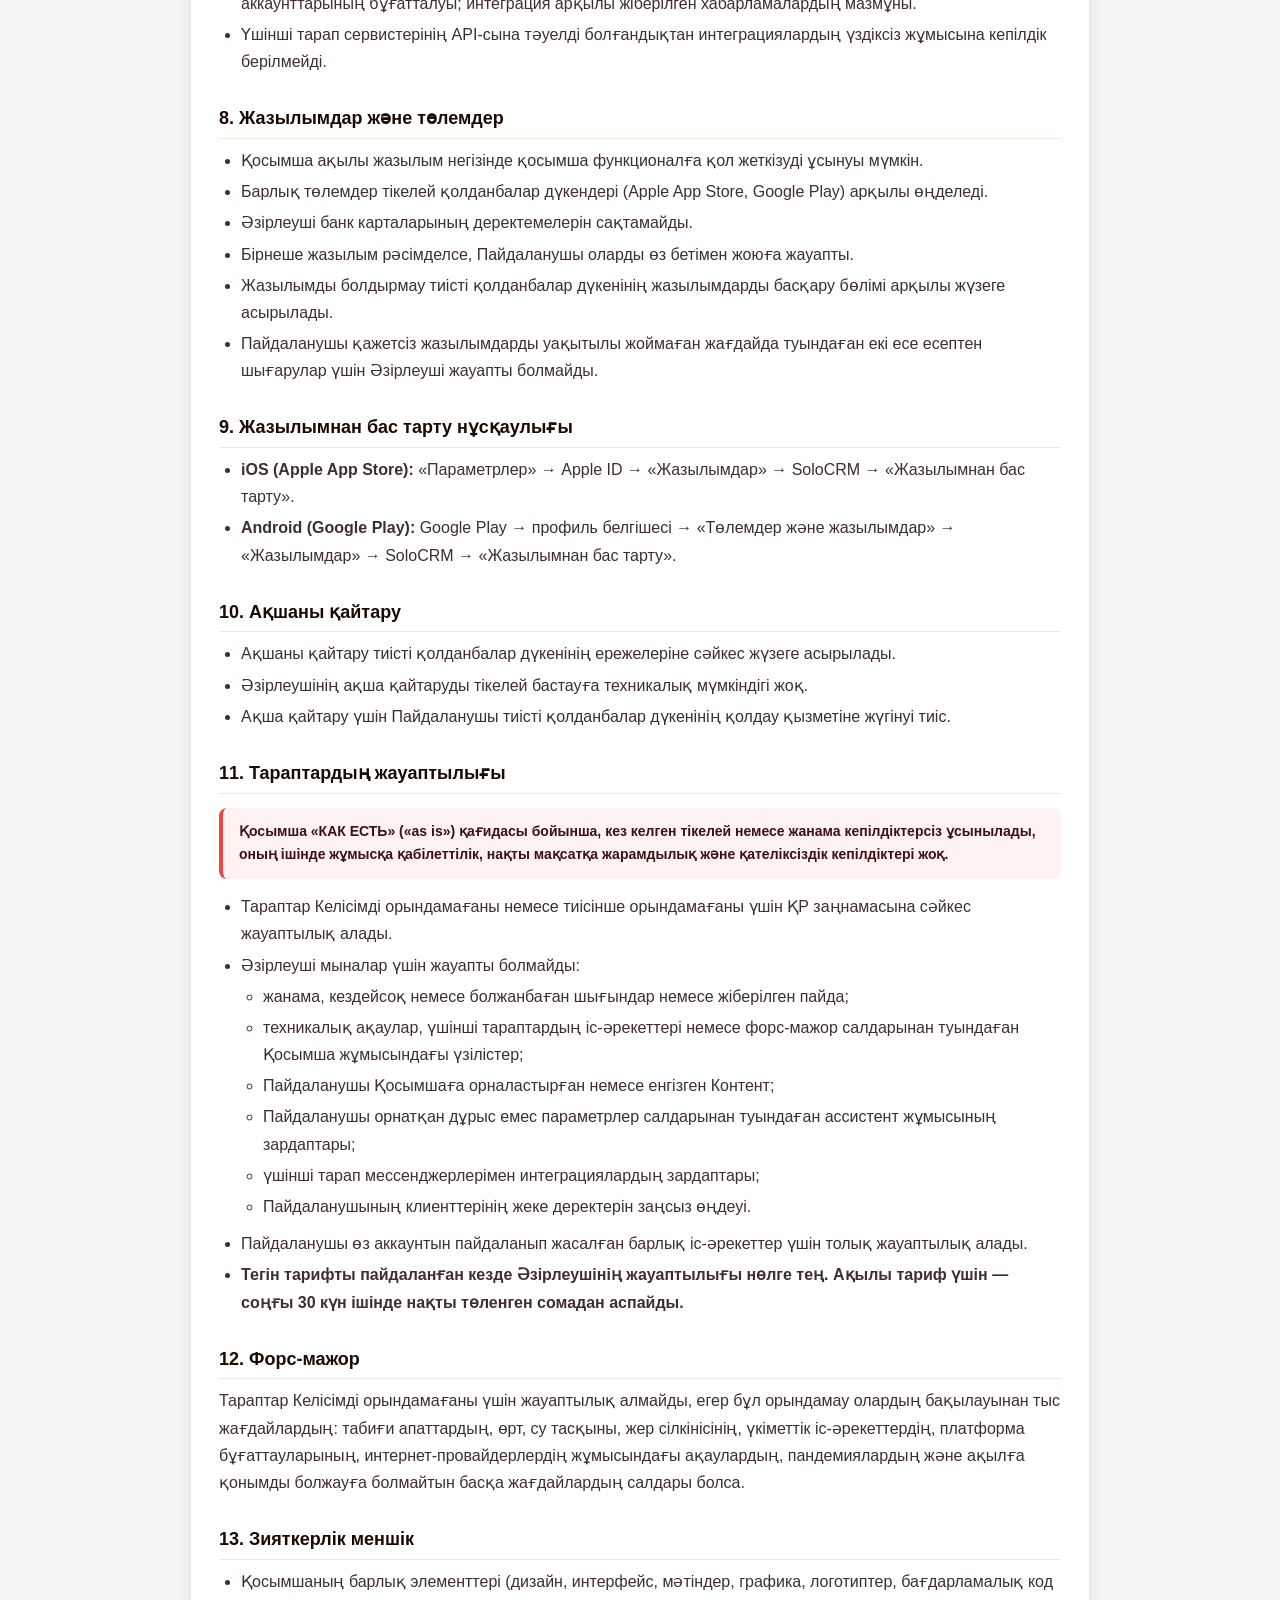
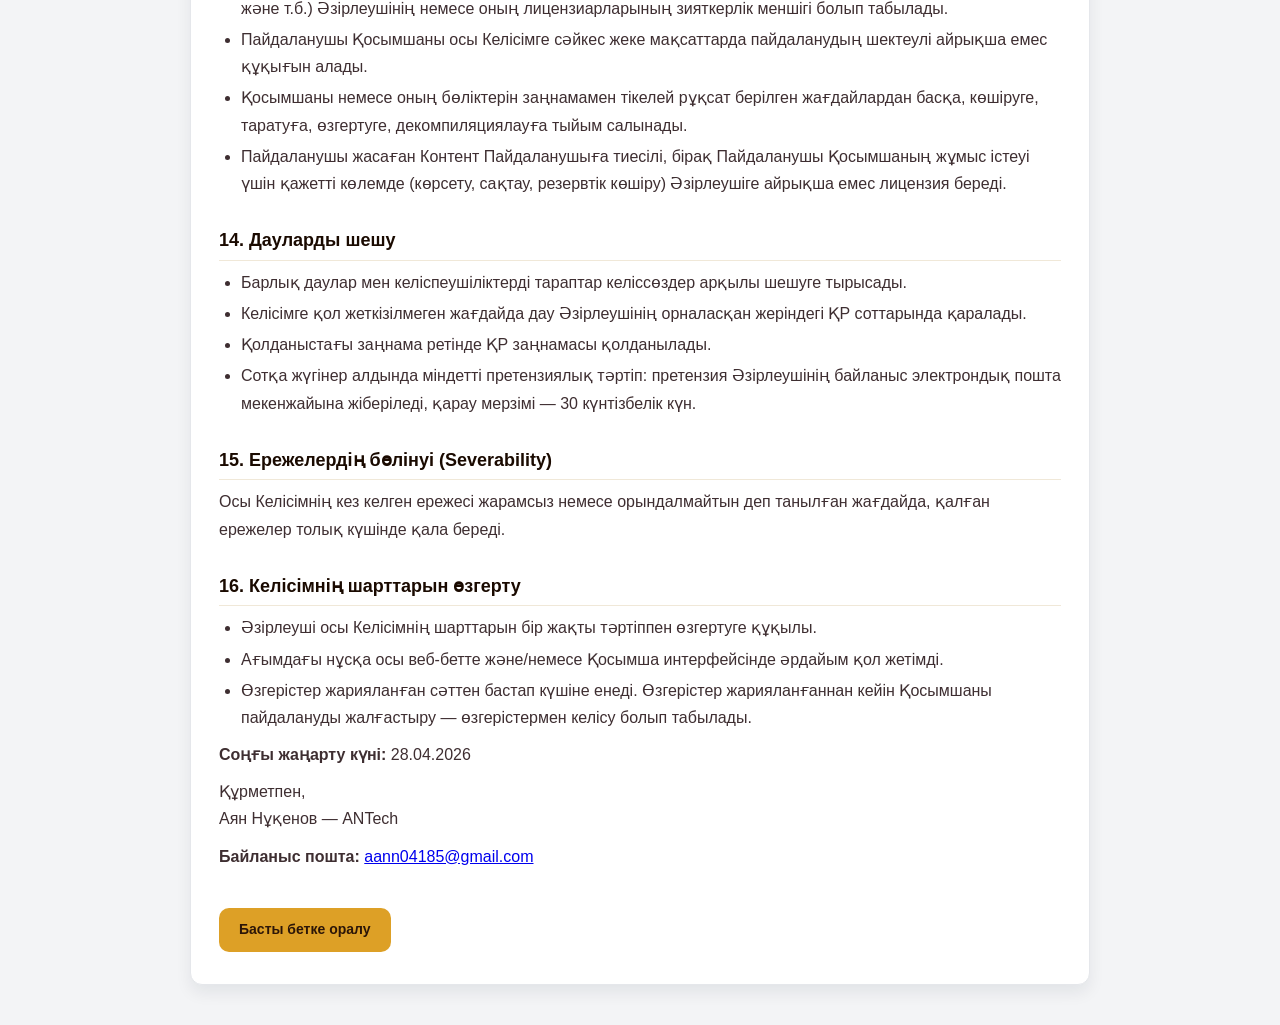
<file: user-agrement.html>
<!DOCTYPE html>
<html lang="kk">
<head>
    <meta charset="UTF-8">
    <meta name="viewport" content="width=device-width, initial-scale=1.0">
    <title>SoloCRM — Пайдаланушы келісімі / Пользовательское соглашение / Terms of Use</title>
    <link rel="stylesheet" href="style.css">
    <style>
        body { background: #f3f4f6; }
        .doc-page-header {
            background: linear-gradient(90deg, #2c1608, #3e2e31);
            color: #fff;
            padding: 16px;
            box-shadow: 0 2px 10px rgba(0,0,0,.35);
        }
        .doc-page-header .site-header-inner {
            max-width: 960px; margin: 0 auto; display: flex;
            align-items: center; justify-content: space-between;
            gap: 16px; flex-wrap: wrap;
        }
        .doc-page-header .brand { display: flex; align-items: center; gap: 12px; }
        .doc-page-header .logo-circle {
            width: 36px; height: 36px; border-radius: 50%;
            background: rgba(221,160,38,.12); border: 1px solid rgba(221,160,38,.6);
            display: flex; align-items: center; justify-content: center;
            font-weight: 700; font-size: 17px; color: #dda026;
        }
        .doc-page-header .app-name { margin: 0; font-size: 20px; font-weight: 700; }
        .document {
            text-align: left; line-height: 1.7; background: #ffffff;
            padding: 32px 28px; border-radius: 12px; max-width: 900px;
            margin: 24px auto 40px; box-shadow: 0 8px 16px rgba(15,23,42,.07);
            border: 1px solid #e5e7eb;
        }
        .document h1 { text-align: center; margin-top: 0; margin-bottom: 16px; color: #111827; }
        .document h2 {
            margin-top: 28px; margin-bottom: 8px; color: #1a0a00;
            font-size: 18px; border-bottom: 1px solid #f0e8d8; padding-bottom: 4px;
        }
        .document h3 { margin-top: 16px; margin-bottom: 6px; font-size: 15px; color: #2c1608; }
        .document ul { padding-left: 22px; margin-top: 4px; margin-bottom: 10px; }
        .document li { margin-bottom: 4px; }
        .document p { margin-top: 4px; margin-bottom: 10px; }
        .meta-row { font-size: 13px; color: #4b5563; margin: 3px 0; }
        .btn-back {
            display: inline-block; margin-top: 28px; padding: 10px 20px;
            border-radius: 10px; background-color: #dda026; color: #2c1608;
            text-decoration: none; font-size: 14px; font-weight: 600;
            transition: background-color .2s, box-shadow .2s, transform .1s;
        }
        .btn-back:hover { background-color: #f0b63a; transform: translateY(-1px); box-shadow: 0 8px 18px rgba(0,0,0,.2); }
        .notice {
            background: #fff8e6; border-left: 4px solid #dda026;
            border-radius: 8px; padding: 12px 16px; margin: 14px 0;
            font-size: 14px; color: #3e2e31;
        }
        .warning {
            background: #fef3f2; border-left: 4px solid #e44;
            border-radius: 8px; padding: 12px 16px; margin: 14px 0;
            font-size: 14px; color: #3e1010;
        }
    </style>
</head>
<body>
    <header class="doc-page-header">
        <div class="site-header-inner">
            <div class="brand">
                <div class="logo-circle">S</div>
                <div><h1 class="app-name">SoloCRM</h1></div>
            </div>
            <div class="lang-switcher"></div>
        </div>
    </header>

    <!-- ════════════════════════════════════════ КАЗАХСКИЙ ═══ -->
    <div class="lang-block" data-lang="kk">
        <div class="document">
            <h1>SoloCRM мобильді қосымшасының пайдаланушы келісімі</h1>

            <p class="meta-row"><strong>КҮНІ:</strong> 2025 жылғы 25 шілде</p>
            <p class="meta-row"><strong>КІМГЕ:</strong> SoloCRM мобильді қосымшасының пайдаланушылары</p>
            <p class="meta-row"><strong>КІМНЕН:</strong> Әзірлеуші Аян Нұқенов — ANTech</p>

            <div class="warning">
                <strong>МАҢЫЗДЫ:</strong> Қосымшаны орнату немесе пайдалану осы Келісімнің барлық шарттарын
                толық және сөзсіз қабылдау болып табылады. Шарттармен келіспесеңіз — қосымшаны пайдаланбаңыз.
            </div>

            <h2>1. Кіріспе</h2>
            <p>
                Осы Пайдаланушы келісімі (бұдан әрі — «Келісім») SoloCRM мобильді қосымшасын (бұдан әрі —
                «Қосымша») пайдалану тәртібін, сондай-ақ Пайдаланушы мен Әзірлеушінің құқықтары мен
                міндеттерін реттейді.
            </p>
            <p>
                Қосымшаны орната отырып және пайдаланып, Пайдаланушы осы Келісіммен және Құпиялылық
                саясатымен мұқият танысқанын және олардың шарттарын сөзсіз қабылдайтынын растайды.
            </p>
            <div class="notice">
                <strong>Қосымша клиенттер мен тапсырыстарды басқаруға арналған құралдар ұсынады, бірақ қаржылық нәтижелерге қол жеткізуге кепілдік бермейді. Кез келген нәтиже толығымен Пайдаланушының іс-әрекеттеріне байланысты.</strong>
            </div>

            <h2>2. Терминдер мен анықтамалар</h2>
            <ul>
                <li><strong>Пайдаланушы</strong> — Қосымшаны орнатқан және пайдаланатын жеке тұлға.</li>
                <li><strong>Контент</strong> — Пайдаланушы Қосымшаға жасаған және/немесе жүктеген кез келген ақпарат, деректер, материалдар.</li>
                <li><strong>Сервис</strong> — Қосымшаның функционалдық мүмкіндіктерінің жиынтығы.</li>
                <li><strong>Әзірлеуші</strong> — Аян Нұқенов (ANTech), Қосымшаның зияткерлік меншік иесі.</li>
                <li><strong>Ассистент</strong> — Пайдаланушының өзі жасаған ережелер мен үлгілер негізінде жұмыс істейтін кіріктірілген автоматтандыру құралы.</li>
                <li><strong>Мессенджермен интеграция</strong> — хабарламалар алу және клиенттермен автоматты өзара әрекеттесу үшін сыртқы мессенджерді Қосымшаға қосу функциясы.</li>
            </ul>

            <h2>3. Жас шектеуі</h2>
            <ul>
                <li>Қосымша 18 жас және одан үлкен пайдаланушыларға арналған.</li>
                <li>18 жасқа толмаған пайдаланушы Қосымшаны пайдалану арқылы ата-анасының немесе заңды өкілінің келісімі бар екенін растайды.</li>
            </ul>

            <h2>4. Пайдаланушының құқықтары мен міндеттері</h2>
            <h3>4.1. Пайдаланушы мыналарға міндеттенеді:</h3>
            <ul>
                <li>Тіркелу және Қосымшаны пайдалану кезінде дұрыс ақпарат беруге.</li>
                <li>ҚР заңнамасын, оның ішінде ақпараттық технологиялар және жеке деректерді қорғау саласындағы заңдарды сақтауға.</li>
                <li>Қосымшаны заңсыз мақсаттарда, оның ішінде алаяқтық, үшінші тұлғалардың жеке деректерін заңсыз жинау, спам жіберу үшін пайдаланбауға.</li>
                <li>Қосымшаның жұмысына нұқсан келтіруге бағытталған іс-әрекеттер жасамауға.</li>
                <li>Есептік деректерін сақтап, аккаунтқа қол жеткізуді үшінші тұлғаларға бермеуге.</li>
                <li><strong>Клиенттерінің (контрагенттерінің) жеке деректерін Қосымшаға енгізу кезінде олардың заңды өңделуін қамтамасыз етуге. Пайдаланушы өз клиенттерінің деректерінің операторы болып табылады және ҚР «Жеке деректер және оларды қорғау туралы» Заңы бойынша барлық міндеттемелерді дербес атқарады.</strong></li>
                <li>Клиенттердің жеке деректерін олардың келісімінсіз үшінші тұлғаларға бермеуге.</li>
            </ul>
            <h3>4.2. Пайдаланушы мыналарға құқылы:</h3>
            <ul>
                <li>Қосымшаның функционалын оның мақсатына сай пайдалануға.</li>
                <li>Қосымша шеңберінде өз Контентін жасауға, өңдеуге және жоюға.</li>
                <li>Кез келген уақытта аккаунтты жоюға.</li>
            </ul>

            <h2>5. Әзірлеушінің құқықтары мен міндеттері</h2>
            <h3>5.1. Әзірлеуші мыналарға тырысады:</h3>
            <ul>
                <li>Қосымшаның жұмысқа қабілеттілігін қамтамасыз ету үшін ақылға қонымды шаралар қолдануға.</li>
                <li>Техникалық ақаулар туындаған жағдайда оларды ақылға қонымды мерзімде жоюға тырысуға.</li>
                <li>Пайдаланушылардың жеке деректерін Құпиялылық саясатына және заңнамаға сәйкес өңдеу мен қорғауға.</li>
            </ul>
            <h3>5.2. Әзірлеушінің құқықтары:</h3>
            <ul>
                <li>Қосымшаның функционалын, интерфейсін, құрылымын және мазмұнын кез келген уақытта, ескертусіз өзгертуге.</li>
                <li>Техникалық жұмыстар жүргізу үшін Қосымшаның жұмысын уақытша (толық немесе ішінара) тоқтатуға.</li>
                <li>Осы Келісімнің немесе қолданыстағы заңнаманың талаптарын бұзған жағдайда Пайдаланушының аккаунтын бұғаттауға немесе шектеуге.</li>
                <li>Келісімді грубо немесе бірнеше рет бұзған жағдайда Пайдаланушының аккаунтын және/немесе Контентін жоюға.</li>
                <li><strong>Себебін түсіндірмей кез келген уақытта Қосымшаның жұмысын тоқтатуға.</strong></li>
            </ul>

            <h2>6. Құрылғы функцияларына қол жеткізу</h2>
            <ul>
                <li>Жекелеген функциялардың дұрыс жұмыс істеуі үшін Қосымша жүйелік функцияларға қол жеткізу сұрауы мүмкін. Рұқсаттар Пайдаланушы тарапынан ерікті түрде беріледі және кез келген уақытта кері қайтарылуы мүмкін.</li>
                <li><strong>Контактілерге қол жеткізу:</strong> тек Қосымшада жаңа клиенттер (контрагенттер) жасауды жеңілдету үшін.</li>
                <li><strong>Микрофонға қол жеткізу:</strong> тек Пайдаланушы тапсырыстар мен клиенттерге тіркейтін дауыстық жазбаларды жазу үшін.</li>
                <li>Рұқсаттарды кері қайтарып алу Қосымшаның кейбір функционалын шектеуі мүмкін.</li>
            </ul>

            <h2>7. Автоматтандыру және мессенджерлермен интеграция</h2>
            <div class="notice">
                Ассистент — бұл сіздің жеке ережелер мен үлгілеріңіз негізінде жұмыс істейтін ыңғайлы автоматтандыру құралы. Барлық параметрлер мен хабарламалардың мазмұны үшін жауаптылық толығымен сізде.
            </div>
            <h3>7.1. Автоматты ассистент:</h3>
            <ul>
                <li>Ассистент тек Пайдаланушы орнатқан ережелер мен үлгілер негізінде жұмыс істейді. Жасанды интеллект технологиялары пайдаланылмайды.</li>
                <li><strong>Пайдаланушы жасаған ережелер мен үлгілердің мазмұны үшін, сондай-ақ ассистент жіберген барлық хабарламалар үшін жауаптылық толығымен Пайдаланушыда болады.</strong></li>
                <li>Пайдаланушы жасаған дұрыс емес параметрлер, ережелер немесе үлгілер салдарынан туындаған ассистент жұмысының зардаптары үшін Әзірлеуші жауаптылық алмайды.</li>
                <li><strong>Ассистентті пайдалану нәтижесінде туындаған кез келген шығындар үшін Әзірлеуші жауапты болмайды.</strong></li>
            </ul>
            <h3>7.2. Мессенджерлермен интеграция:</h3>
            <ul>
                <li>Мессенджерді қосып, Пайдаланушы тиісті платформаның (Telegram т.б.) пайдалану шарттарымен өз бетімен келіседі.</li>
                <li><strong>Пайдаланушы мессенджер арқылы хабарламалар алуға клиенттерінің келісімін өз бетімен алуға міндетті.</strong></li>
                <li>Әзірлеуші мыналар үшін жауапты болмайды: үшінші тарап мессенджерлерінің ақаулары; Пайдаланушының аккаунттарының бұғатталуы; интеграция арқылы жіберілген хабарламалардың мазмұны.</li>
                <li>Үшінші тарап сервистерінің API-сына тәуелді болғандықтан интеграциялардың үздіксіз жұмысына кепілдік берілмейді.</li>
            </ul>

            <h2>8. Жазылымдар және төлемдер</h2>
            <ul>
                <li>Қосымша ақылы жазылым негізінде қосымша функционалға қол жеткізуді ұсынуы мүмкін.</li>
                <li>Барлық төлемдер тікелей қолданбалар дүкендері (Apple App Store, Google Play) арқылы өңделеді.</li>
                <li>Әзірлеуші банк карталарының деректемелерін сақтамайды.</li>
                <li>Бірнеше жазылым рәсімделсе, Пайдаланушы оларды өз бетімен жоюға жауапты.</li>
                <li>Жазылымды болдырмау тиісті қолданбалар дүкенінің жазылымдарды басқару бөлімі арқылы жүзеге асырылады.</li>
                <li>Пайдаланушы қажетсіз жазылымдарды уақытылы жоймаған жағдайда туындаған екі есе есептен шығарулар үшін Әзірлеуші жауапты болмайды.</li>
            </ul>

            <h2>9. Жазылымнан бас тарту нұсқаулығы</h2>
            <ul>
                <li><strong>iOS (Apple App Store):</strong> «Параметрлер» → Apple ID → «Жазылымдар» → SoloCRM → «Жазылымнан бас тарту».</li>
                <li><strong>Android (Google Play):</strong> Google Play → профиль белгішесі → «Төлемдер және жазылымдар» → «Жазылымдар» → SoloCRM → «Жазылымнан бас тарту».</li>
            </ul>

            <h2>10. Ақшаны қайтару</h2>
            <ul>
                <li>Ақшаны қайтару тиісті қолданбалар дүкенінің ережелеріне сәйкес жүзеге асырылады.</li>
                <li>Әзірлеушінің ақша қайтаруды тікелей бастауға техникалық мүмкіндігі жоқ.</li>
                <li>Ақша қайтару үшін Пайдаланушы тиісті қолданбалар дүкенінің қолдау қызметіне жүгінуі тиіс.</li>
            </ul>

            <h2>11. Тараптардың жауаптылығы</h2>
            <div class="warning">
                <strong>Қосымша «КАК ЕСТЬ» («as is») қағидасы бойынша, кез келген тікелей немесе жанама кепілдіктерсіз ұсынылады, оның ішінде жұмысқа қабілеттілік, нақты мақсатқа жарамдылық және қателіксіздік кепілдіктері жоқ.</strong>
            </div>
            <ul>
                <li>Тараптар Келісімді орындамағаны немесе тиісінше орындамағаны үшін ҚР заңнамасына сәйкес жауаптылық алады.</li>
                <li>Әзірлеуші мыналар үшін жауапты болмайды:
                    <ul>
                        <li>жанама, кездейсоқ немесе болжанбаған шығындар немесе жіберілген пайда;</li>
                        <li>техникалық ақаулар, үшінші тараптардың іс-әрекеттері немесе форс-мажор салдарынан туындаған Қосымша жұмысындағы үзілістер;</li>
                        <li>Пайдаланушы Қосымшаға орналастырған немесе енгізген Контент;</li>
                        <li>Пайдаланушы орнатқан дұрыс емес параметрлер салдарынан туындаған ассистент жұмысының зардаптары;</li>
                        <li>үшінші тарап мессенджерлерімен интеграциялардың зардаптары;</li>
                        <li>Пайдаланушының клиенттерінің жеке деректерін заңсыз өңдеуі.</li>
                    </ul>
                </li>
                <li>Пайдаланушы өз аккаунтын пайдаланып жасалған барлық іс-әрекеттер үшін толық жауаптылық алады.</li>
                <li><strong>Тегін тарифты пайдаланған кезде Әзірлеушінің жауаптылығы нөлге тең. Ақылы тариф үшін — соңғы 30 күн ішінде нақты төленген сомадан аспайды.</strong></li>
            </ul>

            <h2>12. Форс-мажор</h2>
            <p>
                Тараптар Келісімді орындамағаны үшін жауаптылық алмайды, егер бұл орындамау
                олардың бақылауынан тыс жағдайлардың: табиғи апаттардың, өрт, су тасқыны,
                жер сілкінісінің, үкіметтік іс-әрекеттердің, платформа бұғаттауларының,
                интернет-провайдерлердің жұмысындағы ақаулардың, пандемиялардың және
                ақылға қонымды болжауға болмайтын басқа жағдайлардың салдары болса.
            </p>

            <h2>13. Зияткерлік меншік</h2>
            <ul>
                <li>Қосымшаның барлық элементтері (дизайн, интерфейс, мәтіндер, графика, логотиптер, бағдарламалық код және т.б.) Әзірлеушінің немесе оның лицензиарларының зияткерлік меншігі болып табылады.</li>
                <li>Пайдаланушы Қосымшаны осы Келісімге сәйкес жеке мақсаттарда пайдаланудың шектеулі айрықша емес құқығын алады.</li>
                <li>Қосымшаны немесе оның бөліктерін заңнамамен тікелей рұқсат берілген жағдайлардан басқа, көшіруге, таратуға, өзгертуге, декомпиляциялауға тыйым салынады.</li>
                <li>Пайдаланушы жасаған Контент Пайдаланушыға тиесілі, бірақ Пайдаланушы Қосымшаның жұмыс істеуі үшін қажетті көлемде (көрсету, сақтау, резервтік көшіру) Әзірлеушіге айрықша емес лицензия береді.</li>
            </ul>

            <h2>14. Дауларды шешу</h2>
            <ul>
                <li>Барлық даулар мен келіспеушіліктерді тараптар келіссөздер арқылы шешуге тырысады.</li>
                <li>Келісімге қол жеткізілмеген жағдайда дау Әзірлеушінің орналасқан жеріндегі ҚР соттарында қаралады.</li>
                <li>Қолданыстағы заңнама ретінде ҚР заңнамасы қолданылады.</li>
                <li>Сотқа жүгінер алдында міндетті претензиялық тәртіп: претензия Әзірлеушінің байланыс электрондық пошта мекенжайына жіберіледі, қарау мерзімі — 30 күнтізбелік күн.</li>
            </ul>

            <h2>15. Ережелердің бөлінуі (Severability)</h2>
            <p>
                Осы Келісімнің кез келген ережесі жарамсыз немесе орындалмайтын деп танылған жағдайда,
                қалған ережелер толық күшінде қала береді.
            </p>

            <h2>16. Келісімнің шарттарын өзгерту</h2>
            <ul>
                <li>Әзірлеуші осы Келісімнің шарттарын бір жақты тәртіппен өзгертуге құқылы.</li>
                <li>Ағымдағы нұсқа осы веб-бетте және/немесе Қосымша интерфейсінде әрдайым қол жетімді.</li>
                <li>Өзгерістер жарияланған сәттен бастап күшіне енеді. Өзгерістер жарияланғаннан кейін Қосымшаны пайдалануды жалғастыру — өзгерістермен келісу болып табылады.</li>
            </ul>

            <p><strong>Соңғы жаңарту күні:</strong> 28.04.2026</p>
            <p>Құрметпен,<br>Аян Нұқенов — ANTech</p>
            <p><strong>Байланыс пошта:</strong> <a href="mailto:aann04185@gmail.com">aann04185@gmail.com</a></p>
            <a href="index.html" class="btn-back">Басты бетке оралу</a>
        </div>
    </div>

    <!-- ════════════════════════════════════════ РУССКИЙ ═══ -->
    <div class="lang-block" data-lang="ru">
        <div class="document">
            <h1>Пользовательское соглашение мобильного приложения SoloCRM</h1>

            <p class="meta-row"><strong>ДАТА:</strong> 25 июля 2025 г.</p>
            <p class="meta-row"><strong>КОМУ:</strong> Пользователи мобильного приложения SoloCRM</p>
            <p class="meta-row"><strong>ОТ:</strong> Разработчик Аян Нукенов — ANTech</p>

            <div class="warning">
                <strong>ВАЖНО:</strong> Установка или использование приложения означает полное и безоговорочное
                принятие всех условий настоящего Соглашения. Если вы не согласны — не используйте приложение.
            </div>

            <h2>1. Введение</h2>
            <p>
                Настоящее Пользовательское соглашение (далее — «Соглашение») регулирует порядок
                использования мобильного приложения SoloCRM (далее — «Приложение»), а также
                права и обязанности Пользователя и Разработчика.
            </p>
            <p>
                Устанавливая и используя Приложение, Пользователь подтверждает, что ознакомился
                с Соглашением и Политикой конфиденциальности и безоговорочно принимает их условия.
            </p>
            <div class="notice">
                <strong>Приложение предоставляет инструменты для управления клиентами и заказами, но не гарантирует достижения финансовых результатов. Любые успехи полностью зависят от действий Пользователя.</strong>
            </div>

            <h2>2. Термины и определения</h2>
            <ul>
                <li><strong>Пользователь</strong> — физическое лицо, установившее и использующее Приложение.</li>
                <li><strong>Контент</strong> — любая информация, данные, материалы, создаваемые и/или загружаемые Пользователем в Приложение.</li>
                <li><strong>Сервис</strong> — совокупность функциональных возможностей Приложения.</li>
                <li><strong>Разработчик</strong> — Аян Нукенов (ANTech), владелец прав на Приложение.</li>
                <li><strong>Ассистент</strong> — встроенный инструмент автоматизации на основе правил и шаблонов, самостоятельно настроенных Пользователем.</li>
                <li><strong>Интеграция с мессенджером</strong> — функция подключения внешнего мессенджера (Telegram и др.) к Приложению.</li>
            </ul>

            <h2>3. Возрастные ограничения</h2>
            <ul>
                <li>Приложение предназначено для пользователей 18 лет и старше.</li>
                <li>Если Пользователь младше 18 лет, его использование Приложения означает наличие согласия родителя или законного представителя.</li>
            </ul>

            <h2>4. Права и обязанности Пользователя</h2>
            <h3>4.1. Пользователь обязуется:</h3>
            <ul>
                <li>Предоставлять достоверную информацию при регистрации.</li>
                <li>Соблюдать законодательство РК, в том числе в области информационных технологий и защиты персональных данных.</li>
                <li>Не использовать Приложение для противоправных целей, включая мошенничество, незаконный сбор данных третьих лиц, спам.</li>
                <li>Не предпринимать действий, нарушающих работоспособность Приложения.</li>
                <li>Бережно относиться к учётным данным и не передавать доступ к аккаунту третьим лицам.</li>
                <li><strong>Обеспечить законность обработки персональных данных своих клиентов при их внесении в Приложение. Пользователь является оператором персональных данных своих клиентов и самостоятельно несёт все обязательства, предусмотренные Законом РК «О персональных данных и их защите».</strong></li>
                <li>Не передавать данные клиентов третьим лицам без их согласия.</li>
            </ul>
            <h3>4.2. Пользователь имеет право:</h3>
            <ul>
                <li>Использовать функционал Приложения по его назначению.</li>
                <li>Создавать, редактировать и удалять собственный Контент.</li>
                <li>Удалить аккаунт в любой момент.</li>
            </ul>

            <h2>5. Права и обязанности Разработчика</h2>
            <h3>5.1. Разработчик стремится:</h3>
            <ul>
                <li>Принимать разумные меры для обеспечения работоспособности Приложения.</li>
                <li>При технических сбоях принимать меры по их устранению.</li>
                <li>Обрабатывать персональные данные в соответствии с Политикой конфиденциальности и законодательством.</li>
            </ul>
            <h3>5.2. Разработчик имеет право:</h3>
            <ul>
                <li>Модифицировать функционал, интерфейс, структуру и содержание Приложения в любое время без предварительного уведомления.</li>
                <li>Временно приостанавливать работу Приложения для технических работ.</li>
                <li>Блокировать или ограничивать доступ к аккаунту при нарушении Соглашения или законодательства.</li>
                <li>Удалять аккаунт и/или Контент при грубых или неоднократных нарушениях.</li>
                <li><strong>Прекратить работу Приложения полностью в любое время без объяснения причин.</strong></li>
            </ul>

            <h2>6. Доступ к функциям устройства</h2>
            <ul>
                <li>Разрешения предоставляются Пользователем добровольно через операционную систему и могут быть отозваны в любой момент через настройки устройства.</li>
                <li><strong>Доступ к контактам:</strong> исключительно для создания клиентов в Приложении на основе контактов устройства.</li>
                <li><strong>Доступ к микрофону:</strong> исключительно для записи голосовых заметок, создаваемых Пользователем.</li>
                <li>Отзыв разрешений может ограничить часть функционала.</li>
            </ul>

            <h2>7. Автоматический ассистент и интеграции с мессенджерами</h2>
            <div class="notice">
                Ассистент — удобный инструмент автоматизации на основе ваших правил. Все настройки и ответственность за содержание сообщений — на вас.
            </div>
            <h3>7.1. Автоматический ассистент:</h3>
            <ul>
                <li>Работает исключительно на основе правил и шаблонов, настроенных Пользователем. Технологии искусственного интеллекта не используются.</li>
                <li><strong>Пользователь несёт полную ответственность за содержание созданных им правил и шаблонов, а также за все сообщения, отправленные ассистентом.</strong></li>
                <li>Разработчик не несёт ответственности за последствия работы ассистента при некорректных настройках Пользователя.</li>
                <li><strong>Разработчик не несёт ответственности за любые убытки, возникшие в результате использования ассистента.</strong></li>
            </ul>
            <h3>7.2. Интеграция с мессенджерами:</h3>
            <ul>
                <li>Подключая мессенджер, Пользователь самостоятельно соглашается с условиями соответствующей платформы.</li>
                <li><strong>Пользователь обязан самостоятельно получить необходимые согласия от клиентов на получение сообщений через мессенджер.</strong></li>
                <li>Разработчик не несёт ответственности за: сбои сторонних мессенджеров; блокировку аккаунтов Пользователя; содержание отправляемых сообщений.</li>
                <li>Бесперебойная работа интеграций не гарантируется, так как зависит от API сторонних сервисов.</li>
            </ul>

            <h2>8. Подписки и платежи</h2>
            <ul>
                <li>Приложение может предоставлять доступ к дополнительному функционалу на основе платной подписки.</li>
                <li>Все платежи обрабатываются магазинами приложений (Apple App Store, Google Play).</li>
                <li>Разработчик не хранит реквизиты банковских карт.</li>
                <li>При оформлении нескольких подписок Пользователь несёт ответственность за их самостоятельную отмену.</li>
                <li>Отмена подписки осуществляется через магазин приложений, а не через интерфейс Приложения.</li>
                <li>Разработчик не несёт ответственности за двойные списания при несвоевременной отмене подписок.</li>
            </ul>

            <h2>9. Инструкции по отмене подписки</h2>
            <ul>
                <li><strong>iOS (Apple App Store):</strong> «Настройки» → Apple ID → «Подписки» → SoloCRM → «Отменить подписку».</li>
                <li><strong>Android (Google Play):</strong> Google Play → профиль → «Платежи и подписки» → «Подписки» → SoloCRM → «Отменить подписку».</li>
            </ul>

            <h2>10. Возврат средств</h2>
            <ul>
                <li>Возврат осуществляется по правилам соответствующего магазина приложений.</li>
                <li>Разработчик не имеет технической возможности напрямую инициировать возврат.</li>
                <li>Для возврата обращайтесь в службу поддержки Apple App Store или Google Play.</li>
            </ul>

            <h2>11. Ответственность сторон</h2>
            <div class="warning">
                <strong>Приложение предоставляется «как есть» («as is») без каких-либо гарантий, включая гарантии работоспособности, пригодности для конкретной цели, отсутствия ошибок и непрерывности работы.</strong>
            </div>
            <ul>
                <li>Разработчик не несёт ответственности за:
                    <ul>
                        <li>косвенные, случайные, непредвиденные убытки или упущенную выгоду;</li>
                        <li>перебои в работе из-за технических сбоев, действий третьих лиц или форс-мажора;</li>
                        <li>Контент, размещённый Пользователем;</li>
                        <li>последствия работы ассистента при некорректных настройках Пользователя;</li>
                        <li>последствия интеграций со сторонними мессенджерами;</li>
                        <li>незаконную обработку Пользователем персональных данных его клиентов.</li>
                    </ul>
                </li>
                <li>Пользователь несёт полную ответственность за действия с его учётной записью.</li>
                <li><strong>При использовании бесплатного тарифа совокупная ответственность Разработчика равна нулю. При платном тарифе — не превышает суммы, фактически уплаченной за последние 30 дней.</strong></li>
            </ul>

            <h2>12. Форс-мажор</h2>
            <p>
                Стороны освобождаются от ответственности за неисполнение обязательств, если это
                вызвано обстоятельствами непреодолимой силы: стихийными бедствиями, пожаром,
                наводнением, землетрясением, действиями органов власти, блокировками платформ,
                сбоями интернет-провайдеров, пандемиями и иными событиями, которые нельзя было
                разумно предвидеть или предотвратить.
            </p>

            <h2>13. Интеллектуальная собственность</h2>
            <ul>
                <li>Все элементы Приложения являются объектами интеллектуальной собственности Разработчика или его лицензиаров.</li>
                <li>Пользователь получает ограниченное неисключительное право использования Приложения в личных целях.</li>
                <li>Запрещаются копирование, распространение, модификация, декомпиляция Приложения или его частей, кроме случаев, прямо разрешённых законом.</li>
                <li>Контент Пользователя принадлежит ему, однако Пользователь предоставляет Разработчику неисключительную лицензию в объёме, необходимом для функционирования Приложения.</li>
            </ul>

            <h2>14. Конфиденциальность и защита данных</h2>
            <ul>
                <li>Обработка данных осуществляется согласно <a href="privacy-policy.html">Политике конфиденциальности</a>.</li>
                <li>Устанавливая Приложение, Пользователь подтверждает ознакомление с Политикой конфиденциальности.</li>
            </ul>

            <h2>15. Разрешение споров</h2>
            <ul>
                <li>Стороны стремятся урегулировать споры путём переговоров.</li>
                <li>При невозможности — спор рассматривается в судах РК по месту нахождения Разработчика.</li>
                <li>Применимое право — законодательство Республики Казахстан.</li>
                <li>Обязателен претензионный порядок: претензия на email Разработчика, срок ответа — 30 календарных дней.</li>
            </ul>

            <h2>16. Разделимость положений</h2>
            <p>
                Если какое-либо положение настоящего Соглашения будет признано недействительным
                или неисполнимым, остальные положения сохраняют полную силу.
            </p>

            <h2>17. Изменение условий Соглашения</h2>
            <ul>
                <li>Разработчик вправе в одностороннем порядке изменять условия Соглашения.</li>
                <li>Актуальная версия всегда доступна по данному адресу и/или в Приложении.</li>
                <li>Изменения вступают в силу с момента публикации. Продолжение использования Приложения означает согласие с изменениями.</li>
            </ul>

            <p><strong>Дата последнего обновления:</strong> 28.04.2026</p>
            <p>С уважением,<br>разработчик Аян Нукенов — ANTech</p>
            <p><strong>Контактная почта:</strong> <a href="mailto:aann04185@gmail.com">aann04185@gmail.com</a></p>
            <a href="index.html" class="btn-back">Вернуться на главную</a>
        </div>
    </div>

    <!-- ════════════════════════════════════════ ENGLISH ═══ -->
    <div class="lang-block" data-lang="en">
        <div class="document">
            <h1>SoloCRM Mobile Application — Terms of Use (EULA)</h1>

            <p class="meta-row"><strong>DATE:</strong> July 25, 2025</p>
            <p class="meta-row"><strong>TO:</strong> Users of the SoloCRM mobile application</p>
            <p class="meta-row"><strong>FROM:</strong> Developer Ayan Nukenov — ANTech</p>

            <div class="warning">
                <strong>IMPORTANT:</strong> Installing or using the application constitutes full and unconditional
                acceptance of all terms of this Agreement. If you do not agree — do not use the application.
            </div>

            <h2>1. Introduction</h2>
            <p>
                These Terms of Use (the "Agreement") govern the use of the SoloCRM mobile application
                (the "Application") and set out the rights and obligations of the User and the Developer.
            </p>
            <p>
                By installing and using the Application, the User confirms they have read and unconditionally
                accepted this Agreement and the Privacy Policy.
            </p>
            <div class="notice">
                <strong>The Application provides tools for managing clients and orders but does not guarantee any financial results. Any outcomes depend entirely on the User's own actions.</strong>
            </div>

            <h2>2. Definitions</h2>
            <ul>
                <li><strong>User</strong> — an individual who installs and uses the Application.</li>
                <li><strong>Content</strong> — any information, data, or materials created and/or uploaded by the User.</li>
                <li><strong>Service</strong> — the functional capabilities of the Application.</li>
                <li><strong>Developer</strong> — Ayan Nukenov (ANTech), the owner of intellectual property rights to the Application.</li>
                <li><strong>Assistant</strong> — a built-in rule-based automation tool operating solely on templates and rules configured by the User.</li>
                <li><strong>Messenger Integration</strong> — a feature for connecting an external messaging platform (Telegram, etc.) to the Application.</li>
            </ul>

            <h2>3. Age Restrictions</h2>
            <ul>
                <li>The Application is intended for users aged 18 and above.</li>
                <li>If the User is under 18, use of the Application constitutes confirmation that parental or guardian consent has been obtained.</li>
            </ul>

            <h2>4. User Rights and Obligations</h2>
            <h3>4.1. The User agrees to:</h3>
            <ul>
                <li>Provide accurate information upon registration.</li>
                <li>Comply with the laws of the Republic of Kazakhstan, including those governing IT and personal data protection.</li>
                <li>Not use the Application for unlawful purposes, including fraud, unauthorised collection of third-party data, or spam.</li>
                <li>Not take actions aimed at disrupting the Application.</li>
                <li>Safeguard account credentials and not share account access with third parties.</li>
                <li><strong>Ensure lawful processing of their clients' personal data entered into the Application. The User is the data operator for their clients' personal data and independently bears all obligations under the Law of the Republic of Kazakhstan "On Personal Data and its Protection".</strong></li>
                <li>Not share clients' data with third parties without consent.</li>
            </ul>
            <h3>4.2. The User has the right to:</h3>
            <ul>
                <li>Use the Application's features for their intended purpose.</li>
                <li>Create, edit, and delete their own Content.</li>
                <li>Delete their account at any time.</li>
            </ul>

            <h2>5. Developer Rights and Obligations</h2>
            <h3>5.1. The Developer will endeavour to:</h3>
            <ul>
                <li>Take reasonable measures to maintain the Application's operability.</li>
                <li>Address technical issues within a reasonable timeframe.</li>
                <li>Process personal data in accordance with the Privacy Policy and applicable law.</li>
            </ul>
            <h3>5.2. The Developer has the right to:</h3>
            <ul>
                <li>Modify the Application's features, interface, structure, and content at any time without prior notice.</li>
                <li>Temporarily suspend the Application (fully or partially) for maintenance.</li>
                <li>Block or restrict account access upon violation of the Agreement or applicable law.</li>
                <li>Delete an account and/or Content for serious or repeated violations.</li>
                <li><strong>Discontinue the Application entirely at any time without explanation.</strong></li>
            </ul>

            <h2>6. Device Permissions</h2>
            <ul>
                <li>Permissions are granted voluntarily via the operating system and may be revoked at any time through device settings.</li>
                <li><strong>Contacts access:</strong> solely to simplify creating clients in the Application from device contacts.</li>
                <li><strong>Microphone access:</strong> solely for recording voice notes created by the User.</li>
                <li>Revoking permissions may limit certain Application features.</li>
            </ul>

            <h2>7. Assistant and Messenger Integrations</h2>
            <div class="notice">
                The Assistant is a rule-based automation tool powered entirely by your own templates. All settings and responsibility for message content remain with you.
            </div>
            <h3>7.1. Automated Assistant:</h3>
            <ul>
                <li>Operates solely on rules and templates configured by the User. No artificial intelligence is used.</li>
                <li><strong>The User bears full responsibility for the content of configured rules and templates, and for all messages sent by the Assistant.</strong></li>
                <li>The Developer is not liable for consequences of the Assistant's operation resulting from incorrect User configurations.</li>
                <li><strong>The Developer is not liable for any losses arising from use of the Assistant.</strong></li>
            </ul>
            <h3>7.2. Messenger Integrations:</h3>
            <ul>
                <li>By connecting a messenger, the User independently accepts that platform's terms of service.</li>
                <li><strong>The User is responsible for obtaining necessary consents from their clients to receive messages via the messenger.</strong></li>
                <li>The Developer is not liable for: third-party messenger failures; account blockages on third-party platforms; content of messages sent via integrations.</li>
                <li>Uninterrupted operation of integrations is not guaranteed as it depends on third-party APIs.</li>
            </ul>

            <h2>8. Subscriptions and Payments</h2>
            <ul>
                <li>The Application may offer access to additional features via paid subscription.</li>
                <li>All payments are processed by app stores (Apple App Store, Google Play).</li>
                <li>The Developer does not store bank card details.</li>
                <li>If multiple subscriptions are purchased, the User is responsible for cancelling unnecessary ones.</li>
                <li>Subscription cancellation is done through the app store, not through the Application interface.</li>
                <li>The Developer is not liable for double charges resulting from the User's failure to cancel subscriptions in time.</li>
            </ul>

            <h2>9. How to Cancel a Subscription</h2>
            <ul>
                <li><strong>iOS (Apple App Store):</strong> Settings → Apple ID → Subscriptions → SoloCRM → Cancel Subscription.</li>
                <li><strong>Android (Google Play):</strong> Google Play → Profile → Payments &amp; subscriptions → Subscriptions → SoloCRM → Cancel subscription.</li>
            </ul>

            <h2>10. Refunds</h2>
            <ul>
                <li>Refunds are subject to the policies of the respective app store.</li>
                <li>The Developer has no technical ability to initiate refunds directly.</li>
                <li>To request a refund, contact Apple App Store or Google Play support.</li>
            </ul>

            <h2>11. Liability</h2>
            <div class="warning">
                <strong>The Application is provided "as is" without any warranties, express or implied, including warranties of fitness for a particular purpose, merchantability, error-free operation, or uninterrupted availability.</strong>
            </div>
            <ul>
                <li>The Developer is not liable for:
                    <ul>
                        <li>indirect, incidental, or consequential damages or lost profits;</li>
                        <li>service interruptions due to technical failures, third-party actions, or force majeure;</li>
                        <li>Content posted or entered by the User;</li>
                        <li>consequences of the Assistant's operation due to incorrect User configurations;</li>
                        <li>consequences of third-party messenger integrations;</li>
                        <li>unlawful processing of clients' personal data by the User.</li>
                    </ul>
                </li>
                <li>The User bears full responsibility for all actions taken with their account.</li>
                <li><strong>For free-tier users, the Developer's total liability is zero. For paid-tier users, liability is limited to the amount actually paid in the preceding 30 days.</strong></li>
            </ul>

            <h2>12. Force Majeure</h2>
            <p>
                Neither party is liable for failure to perform obligations caused by circumstances
                beyond their reasonable control, including natural disasters, fire, flood, earthquake,
                governmental actions, platform blockages, internet service provider failures, pandemics,
                and other events that could not reasonably have been foreseen or prevented.
            </p>

            <h2>13. Intellectual Property</h2>
            <ul>
                <li>All elements of the Application are the intellectual property of the Developer or its licensors.</li>
                <li>The User receives a limited, non-exclusive licence to use the Application for personal purposes.</li>
                <li>Copying, distributing, modifying, decompiling, or reverse engineering the Application or its parts is prohibited, except where expressly permitted by law.</li>
                <li>Content created by the User belongs to the User; however, the User grants the Developer a non-exclusive licence to use it to the extent necessary for the Application's operation (display, storage, backup, etc.).</li>
            </ul>

            <h2>14. Privacy and Data Protection</h2>
            <ul>
                <li>Data processing is governed by the <a href="privacy-policy.html">Privacy Policy</a>.</li>
                <li>By installing the Application, the User confirms they have read and accepted the Privacy Policy.</li>
            </ul>

            <h2>15. Dispute Resolution</h2>
            <ul>
                <li>The parties will seek to resolve disputes through negotiation.</li>
                <li>If no agreement is reached, disputes are subject to the jurisdiction of the courts of the Republic of Kazakhstan at the Developer's place of location.</li>
                <li>Applicable law: legislation of the Republic of Kazakhstan.</li>
                <li>Pre-dispute notice required: a written claim must be submitted to the Developer's email address; response period — 30 calendar days.</li>
            </ul>

            <h2>16. Severability</h2>
            <p>
                If any provision of this Agreement is found to be invalid or unenforceable, the
                remaining provisions shall remain in full force and effect.
            </p>

            <h2>17. Changes to This Agreement</h2>
            <ul>
                <li>The Developer may amend this Agreement unilaterally.</li>
                <li>The current version is always available at this URL and/or within the Application.</li>
                <li>Changes take effect upon publication. Continued use of the Application after publication constitutes acceptance of the changes.</li>
            </ul>

            <p><strong>Last updated:</strong> 28.04.2026</p>
            <p>Sincerely,<br>Ayan Nukenov — ANTech</p>
            <p><strong>Contact email:</strong> <a href="mailto:aann04185@gmail.com">aann04185@gmail.com</a></p>
            <a href="index.html" class="btn-back">Back to main page</a>
        </div>
    </div>

    <script src="js/i18n.js"></script>
</body>
</html>
</file>
<file: style.css>
*,
*::before,
*::after {
  box-sizing: border-box;
}

html,
body {
  margin: 0;
  padding: 0;
}

body {
  font-family: -apple-system, BlinkMacSystemFont, "SF Pro Text",
    "Segoe UI", Roboto, Oxygen, Ubuntu, Cantarell, "Open Sans",
    "Helvetica Neue", sans-serif;
  line-height: 1.6;
  color: #3e2e31; /* основной текст в палитре */
  background: #f3f4f6;
}

/* Фон только для главной страницы */
body.legal-home {
  background:
    radial-gradient(circle at top left, rgba(221, 160, 38, 0.18), transparent 55%),
    linear-gradient(to right, rgb(60, 59, 63), rgb(96, 92, 60));
}

/* Общий контейнер страницы */
.page {
  min-height: 100vh;
  display: flex;
  flex-direction: column;
}

/* Шапка */
.site-header {
  background: linear-gradient(90deg, #2c1608, #3e2e31);
  color: #ffffff;
  padding: 20px 16px;
  box-shadow: 0 2px 10px rgba(0, 0, 0, 0.35);
}

.brand {
  max-width: 960px;
  margin: 0 auto;
  display: flex;
  align-items: center;
  gap: 16px;
}

.logo-circle {
  width: 44px;
  height: 44px;
  border-radius: 50%;
  background: rgba(221, 160, 38, 0.12);
  border: 1px solid rgba(221, 160, 38, 0.6);
  display: flex;
  align-items: center;
  justify-content: center;
  font-weight: 700;
  font-size: 20px;
  color: #dda026;
  box-shadow: 0 4px 12px rgba(0, 0, 0, 0.45);
}

.app-name {
  margin: 0;
  font-size: 24px;
  font-weight: 700;
}

.app-subtitle,
.app-subtitle-en {
  margin: 2px 0 0;
  font-size: 13px;
  opacity: 0.9;
}

/* Контент */
.content {
  flex: 1;
  max-width: 960px;
  margin: 24px auto 32px;
  padding: 0 16px;
}

/* Для главной чуть более центрированное ощущение */
.content--centered {
  max-width: 840px;
}

/* Карточки */
.card {
  background: #fdfdfb;
  border-radius: 18px;
  padding: 24px 22px;
  margin-bottom: 20px;
  box-shadow: 0 16px 32px rgba(0, 0, 0, 0.18);
  border: 1px solid rgba(62, 46, 49, 0.16);
}

/* Hero-карточка чуть выделена */
.card--hero {
  border-color: rgba(221, 160, 38, 0.4);
  box-shadow: 0 20px 40px rgba(0, 0, 0, 0.22);
}

/* Support-карточка поспокойнее */
.card--support {
  margin-top: 8px;
}

.card h2 {
  margin: 0 0 10px;
  font-size: 21px;
  color: #2c1608;
}

.section-description {
  margin: 0 0 20px;
  font-size: 14px;
  color: #4b4a4f;
}

/* Кнопки документов */
.links-grid {
  display: flex;
  flex-direction: column;
  gap: 12px;
}

@media (min-width: 640px) {
  .links-grid {
    flex-direction: row;
  }
}

.btn {
  flex: 1;
  display: inline-flex;
  flex-direction: column;
  align-items: flex-start;
  justify-content: center;
  padding: 12px 16px;
  border-radius: 12px;
  text-decoration: none;
  font-size: 15px;
  font-weight: 600;
  letter-spacing: 0.01em;
  transition:
    background-color 0.2s ease,
    box-shadow 0.2s ease,
    transform 0.1s ease,
    border-color 0.2s ease,
    color 0.2s ease;
  border: 1px solid transparent;
}

/* Основная кнопка — золотой акцент */
.btn.primary {
  background-color: #dda026;
  color: #2c1608;
  box-shadow: 0 6px 14px rgba(0, 0, 0, 0.28);
}

.btn.primary:hover {
  background-color: #f0b63a;
  transform: translateY(-1px);
  box-shadow: 0 10px 22px rgba(0, 0, 0, 0.38);
}

/* Вторичная кнопка — светлый фон, тёмная рамка */
.btn.secondary {
  background-color: #fdfbf5;
  color: #3e2e31;
  border-color: rgba(221, 160, 38, 0.55);
}

.btn.secondary:hover {
  background-color: #f6f0e0;
  transform: translateY(-1px);
  box-shadow: 0 8px 16px rgba(0, 0, 0, 0.18);
}

.btn-subtitle {
  display: block;
  margin-top: 4px;
  font-size: 12px;
  font-weight: 400;
  opacity: 0.85;
}

/* Блок поддержки */
.support-block {
  display: flex;
  flex-direction: column;
  gap: 8px;
  margin-bottom: 12px;
}

.support-item {
  display: flex;
  flex-direction: column;
}

.support-label {
  font-size: 13px;
  color: #6b7280;
}

.support-value {
  font-size: 15px;
  color: #dda026;
  text-decoration: none;
  font-weight: 500;
  word-break: break-all;
}

.support-value:hover {
  text-decoration: underline;
}

.support-note {
  font-size: 13px;
  color: #4b4a4f;
  margin: 0;
}

/* Футер */
.footer {
  margin-top: 24px;
  text-align: center;
  font-size: 12px;
  color: #e5e7eb;
}

.footer-text,
.footer-text-en {
  margin: 0;
}

.footer-text-en {
  margin-top: 2px;
}

/* Переключатель языков */
.site-header-inner {
  max-width: 960px;
  margin: 0 auto;
  display: flex;
  align-items: center;
  justify-content: space-between;
  gap: 16px;
  flex-wrap: wrap;
}

.lang-switcher {
  display: flex;
  gap: 4px;
  flex-shrink: 0;
}

.lang-btn {
  background: rgba(255, 255, 255, 0.08);
  border: 1px solid rgba(221, 160, 38, 0.35);
  color: rgba(255, 255, 255, 0.7);
  border-radius: 8px;
  padding: 5px 10px;
  font-size: 12px;
  font-weight: 600;
  letter-spacing: 0.04em;
  cursor: pointer;
  transition: background-color 0.15s ease, color 0.15s ease, border-color 0.15s ease;
  font-family: inherit;
}

.lang-btn:hover {
  background: rgba(221, 160, 38, 0.18);
  color: #ffffff;
  border-color: rgba(221, 160, 38, 0.6);
}

.lang-btn.active {
  background: #dda026;
  color: #2c1608;
  border-color: #dda026;
}

/* Языковые блоки — скрыты по умолчанию, показываются через JS */
.lang-block {
  display: none;
}

.lang-block.active {
  display: block;
}

/* Документ-страницы (privacy / terms) */
.document {
  text-align: left;
  line-height: 1.6;
  background: #ffffff;
  padding: 24px 20px;
  border-radius: 12px;
  max-width: 900px;
  margin: 24px auto;
  box-shadow: 0 8px 16px rgba(0, 0, 0, 0.16);
  border: 1px solid rgba(62, 46, 49, 0.2);
}
</file>
